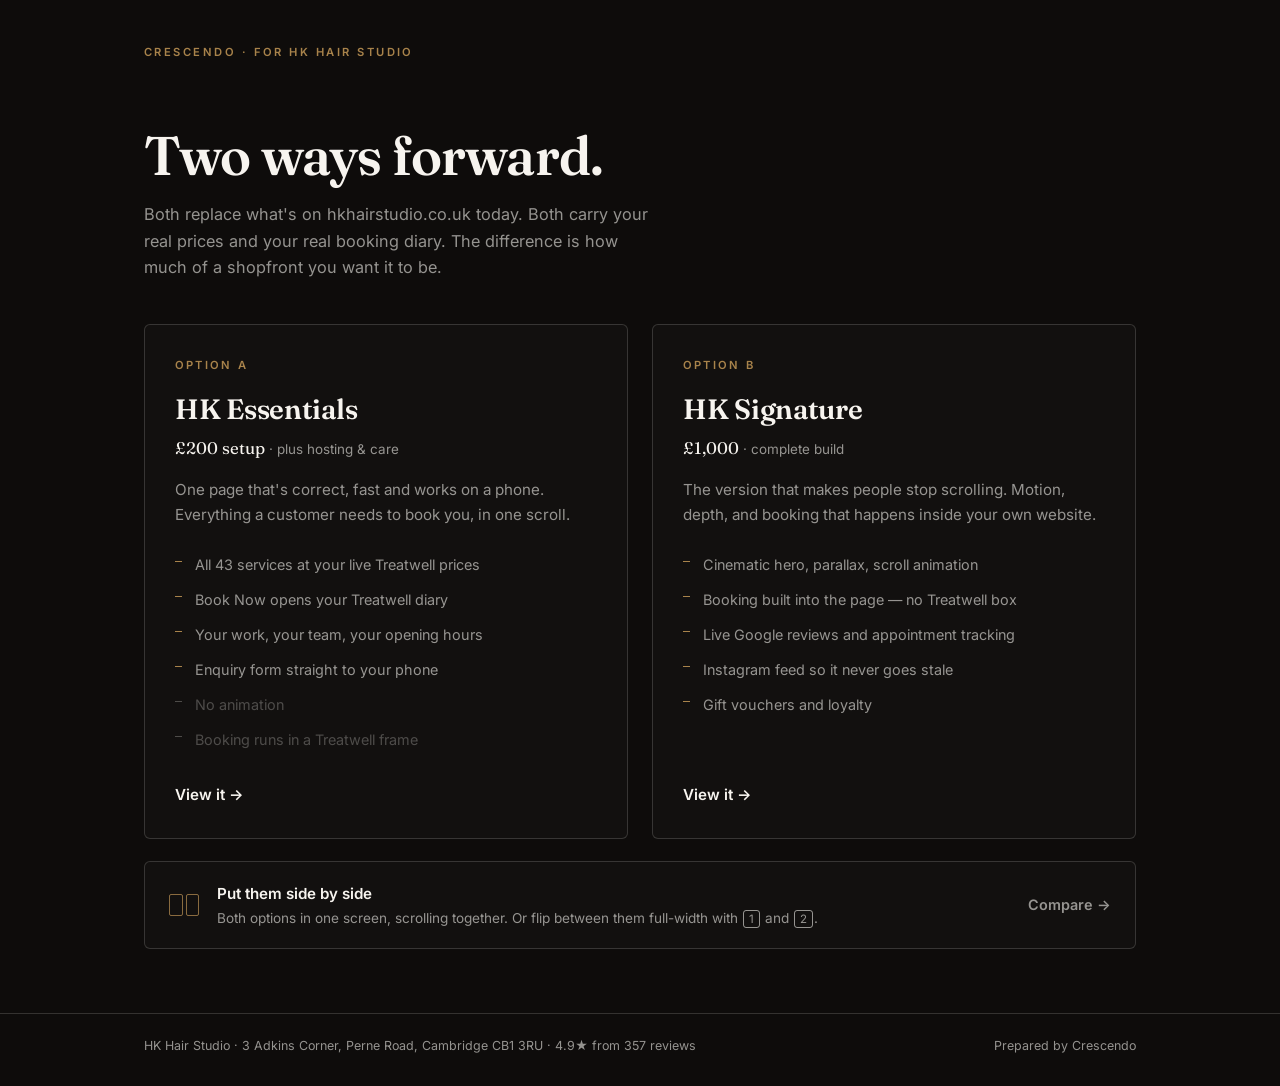
<file: index.html>
<!DOCTYPE html>
<html lang="en">
<head>
<meta charset="utf-8">
<meta name="viewport" content="width=device-width, initial-scale=1">
<title>HK Hair Studio — two options</title>
<meta name="robots" content="noindex, nofollow">
<link rel="preconnect" href="https://fonts.googleapis.com">
<link rel="preconnect" href="https://fonts.gstatic.com" crossorigin>
<link href="https://fonts.googleapis.com/css2?family=Fraunces:opsz,wght@9..144,400;9..144,600&family=Inter:wght@400;500;600&display=swap" rel="stylesheet">
<style>
:root{--ink:#0e0c0b;--paper:#f7f4ef;--line:rgba(247,244,239,.16);--gold:#a8834b;--mute:rgba(247,244,239,.58)}
*{box-sizing:border-box}
body{margin:0;background:var(--ink);color:var(--paper);
  font-family:Inter,-apple-system,BlinkMacSystemFont,sans-serif;line-height:1.6;
  -webkit-font-smoothing:antialiased;min-height:100vh;display:flex;flex-direction:column}
a{color:inherit;text-decoration:none}
.wrap{max-width:1040px;margin:0 auto;padding:0 24px;width:100%}
header{padding:38px 0 0}
.kicker{font-size:.7rem;letter-spacing:.22em;text-transform:uppercase;color:var(--gold);font-weight:600}
main{flex:1;display:flex;align-items:center;padding:48px 0 64px}
h1{font-family:Fraunces,Georgia,serif;font-weight:600;font-size:clamp(2.1rem,5.5vw,3.4rem);
  line-height:1.1;margin:14px 0 16px;letter-spacing:-.015em}
.sub{color:var(--mute);max-width:52ch;margin:0 0 44px;font-size:1.02rem}
.cards{display:grid;gap:20px}
@media(min-width:840px){.cards{grid-template-columns:1fr 1fr;gap:24px}}
.card{border:1px solid var(--line);border-radius:6px;padding:32px 30px 30px;
  display:flex;flex-direction:column;transition:border-color .2s,transform .2s,background .2s;
  background:rgba(247,244,239,.02)}
.card:hover{border-color:var(--gold);transform:translateY(-3px)}
.card.soon{opacity:.72}
.card.soon:hover{transform:none;border-color:var(--line)}
.tier{font-size:.7rem;letter-spacing:.2em;text-transform:uppercase;color:var(--gold);font-weight:600}
.card h2{font-family:Fraunces,serif;font-weight:600;font-size:1.75rem;margin:12px 0 4px;letter-spacing:-.01em}
.price{font-family:Fraunces,serif;font-size:1.05rem;color:var(--paper);margin-bottom:16px}
.price small{color:var(--mute);font-family:Inter,sans-serif;font-size:.84rem;font-weight:400}
.card p{color:var(--mute);font-size:.95rem;margin:0 0 20px}
ul{list-style:none;margin:0 0 26px;padding:0;font-size:.9rem;color:var(--mute)}
li{padding:6px 0 6px 20px;position:relative}
li::before{content:"";position:absolute;left:0;top:14px;width:7px;height:1px;background:var(--gold)}
li.no{opacity:.45}
li.no::before{background:var(--mute)}
.go{margin-top:auto;display:inline-flex;align-items:center;gap:.5em;
  font-weight:600;font-size:.95rem;color:var(--paper)}
.card:hover .go{color:var(--gold)}
.go.dim{color:var(--mute)}
.compare{margin-top:22px;display:flex;align-items:center;gap:18px;
  border:1px solid var(--line);border-radius:6px;padding:20px 24px;
  background:rgba(247,244,239,.02);transition:border-color .2s,background .2s}
.compare:hover{border-color:var(--gold);background:rgba(247,244,239,.04)}
.c-ico{flex:0 0 auto;display:flex;gap:3px;width:30px;height:22px}
.c-ico i{flex:1;border:1px solid var(--gold);border-radius:2px;opacity:.8}
.c-txt{flex:1;min-width:0}
.c-txt b{display:block;font-size:.95rem;font-weight:600;margin-bottom:2px}
.c-txt small{display:block;color:var(--mute);font-size:.85rem;line-height:1.5}
.c-txt kbd{font:inherit;font-size:.72rem;border:1px solid var(--mute);border-radius:3px;
  padding:1px 5px;margin:0 1px}
.c-go{flex:0 0 auto;font-weight:600;font-size:.9rem;color:var(--mute)}
.compare:hover .c-go{color:var(--gold)}
@media(max-width:620px){.compare{flex-wrap:wrap;gap:12px}.c-go{margin-left:48px}}
footer{border-top:1px solid var(--line);padding:22px 0 30px;font-size:.78rem;color:var(--mute)}
.foot-in{display:flex;flex-wrap:wrap;gap:14px;justify-content:space-between}
</style>
</head>
<body>

<header>
  <div class="wrap"><span class="kicker">Crescendo · for HK Hair Studio</span></div>
</header>

<main>
  <div class="wrap">
    <h1>Two ways forward.</h1>
    <p class="sub">Both replace what's on hkhairstudio.co.uk today. Both carry your real prices and your real booking diary. The difference is how much of a shopfront you want it to be.</p>

    <div class="cards">

      <a class="card" href="essentials/">
        <span class="tier">Option A</span>
        <h2>HK Essentials</h2>
        <div class="price">£200 setup <small>· plus hosting &amp; care</small></div>
        <p>One page that's correct, fast and works on a phone. Everything a customer needs to book you, in one scroll.</p>
        <ul>
          <li>All 43 services at your live Treatwell prices</li>
          <li>Book Now opens your Treatwell diary</li>
          <li>Your work, your team, your opening hours</li>
          <li>Enquiry form straight to your phone</li>
          <li class="no">No animation</li>
          <li class="no">Booking runs in a Treatwell frame</li>
        </ul>
        <span class="go">View it &rarr;</span>
      </a>

      <a class="card" href="signature/">
        <span class="tier">Option B</span>
        <h2>HK Signature</h2>
        <div class="price">£1,000 <small>· complete build</small></div>
        <p>The version that makes people stop scrolling. Motion, depth, and booking that happens inside your own website.</p>
        <ul>
          <li>Cinematic hero, parallax, scroll animation</li>
          <li>Booking built into the page — no Treatwell box</li>
          <li>Live Google reviews and appointment tracking</li>
          <li>Instagram feed so it never goes stale</li>
          <li>Gift vouchers and loyalty</li>
        </ul>
        <span class="go">View it &rarr;</span>
      </a>

    </div>

    <a class="compare" href="compare/">
      <span class="c-ico" aria-hidden="true"><i></i><i></i></span>
      <span class="c-txt">
        <b>Put them side by side</b>
        <small>Both options in one screen, scrolling together. Or flip between them full-width with <kbd>1</kbd> and <kbd>2</kbd>.</small>
      </span>
      <span class="c-go">Compare &rarr;</span>
    </a>

  </div>
</main>

<footer>
  <div class="wrap foot-in">
    <span>HK Hair Studio · 3 Adkins Corner, Perne Road, Cambridge CB1 3RU · 4.9★ from 357 reviews</span>
    <span>Prepared by Crescendo</span>
  </div>
</footer>

</body>
</html>
</file>
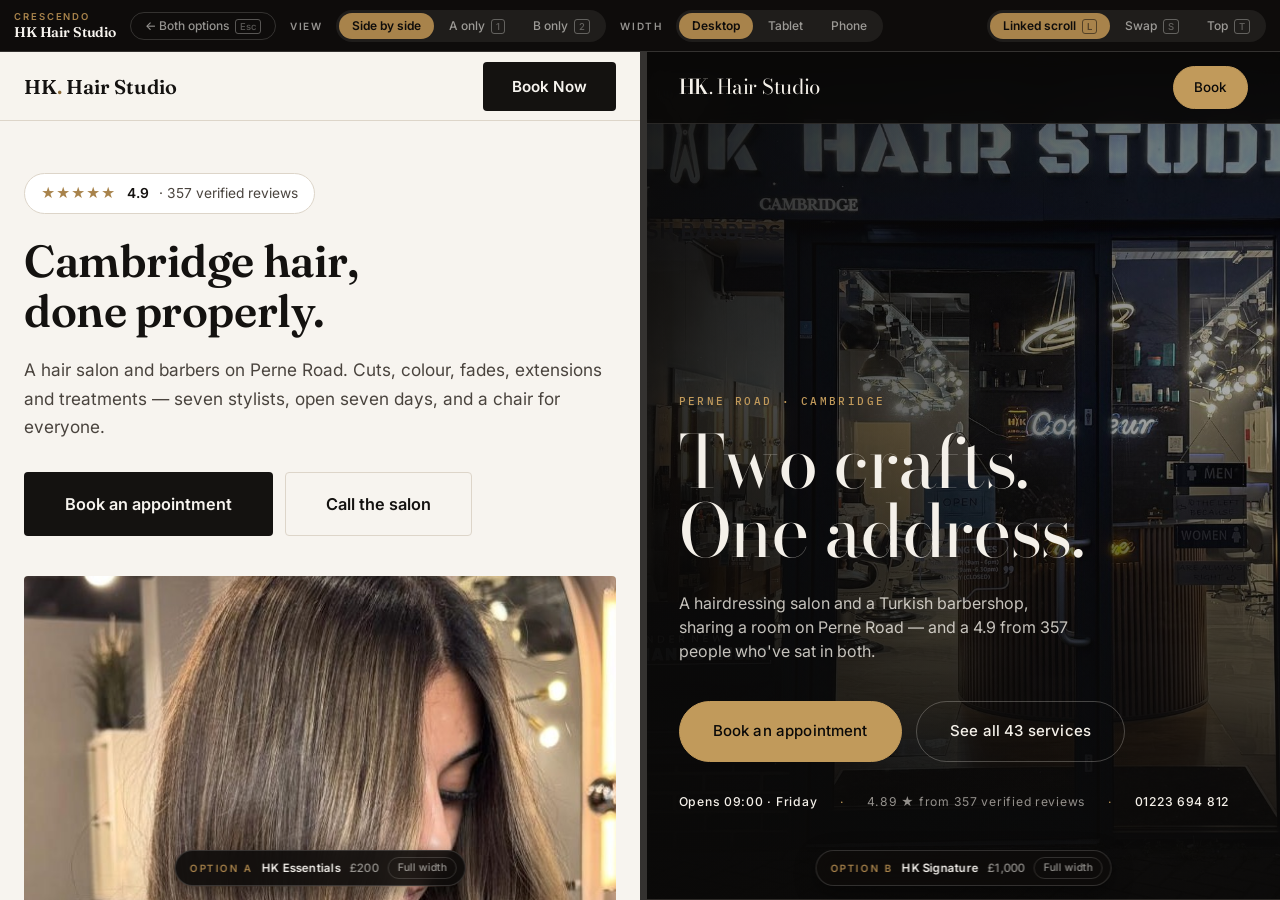
<file: compare/index.html>
<!DOCTYPE html>
<html lang="en">
<head>
<meta charset="utf-8">
<meta name="viewport" content="width=device-width, initial-scale=1">
<title>HK Hair Studio — Option A vs Option B</title>
<meta name="robots" content="noindex, nofollow">
<link rel="preconnect" href="https://fonts.googleapis.com">
<link rel="preconnect" href="https://fonts.gstatic.com" crossorigin>
<link href="https://fonts.googleapis.com/css2?family=Fraunces:opsz,wght@9..144,400;9..144,600&family=Inter:wght@400;500;600&display=swap" rel="stylesheet">
<style>
:root{
  --ink:#0e0c0b; --paper:#f7f4ef; --gold:#a8834b;
  --line:rgba(247,244,239,.16); --mute:rgba(247,244,239,.58);
  --bar:52px; --split:50%;
}
*{box-sizing:border-box}
html,body{height:100%}
body{margin:0;background:var(--ink);color:var(--paper);overflow:hidden;
  font-family:Inter,-apple-system,BlinkMacSystemFont,sans-serif;
  font-size:13px;-webkit-font-smoothing:antialiased}

/* ---------- top bar ---------- */
.bar{height:var(--bar);display:flex;align-items:center;gap:14px;
  padding:0 14px;border-bottom:1px solid var(--line);
  background:var(--ink);position:relative;z-index:20}
.bar .brand{font-family:Fraunces,Georgia,serif;font-weight:600;font-size:14px;
  letter-spacing:-.01em;white-space:nowrap}
.bar .brand span{color:var(--gold);font-family:Inter,sans-serif;font-size:9.5px;
  letter-spacing:.2em;text-transform:uppercase;display:block;font-weight:600;margin-bottom:1px}
.spacer{flex:1}
.grp{display:flex;align-items:center;gap:2px;background:rgba(247,244,239,.07);
  border-radius:100px;padding:3px}
.grp button,.bar>a.btn{
  appearance:none;border:0;background:transparent;color:var(--mute);
  font:500 12px/1 Inter,sans-serif;padding:7px 13px;border-radius:100px;
  cursor:pointer;text-decoration:none;white-space:nowrap;transition:color .15s,background .15s}
.grp button:hover,.bar>a.btn:hover{color:var(--paper)}
.grp button[aria-pressed="true"]{background:var(--gold);color:var(--ink);font-weight:600}
.bar>a.btn{border:1px solid var(--line);padding:7px 14px}
.lbl{font-size:10px;letter-spacing:.16em;text-transform:uppercase;color:var(--mute);
  font-weight:600;white-space:nowrap}
kbd{font:inherit;font-size:9.5px;opacity:.55;border:1px solid currentColor;
  border-radius:3px;padding:1px 4px;margin-left:6px;line-height:1}

/* ---------- split ---------- */
.stage{position:absolute;inset:var(--bar) 0 0 0;display:flex;align-items:stretch}
.pane{position:relative;overflow:hidden;background:#100e0d;
  display:flex;flex-direction:column;min-width:0}
.pane.a{width:var(--split)}
.pane.b{flex:1}
body[data-solo="a"] .pane.a{width:100%}
body[data-solo="a"] .pane.b,body[data-solo="a"] .grip{display:none}
body[data-solo="b"] .pane.a,body[data-solo="b"] .grip{display:none}

/* Bottom, not top — the Essentials page has a sticky header and the two collided.
   The tier switcher that normally sits down here is hidden inside the frame. */
.tag{position:absolute;bottom:14px;left:50%;transform:translateX(-50%);z-index:6;
  display:flex;align-items:center;gap:9px;
  background:rgba(14,12,11,.9);border:1px solid var(--line);
  -webkit-backdrop-filter:blur(10px);backdrop-filter:blur(10px);
  border-radius:100px;padding:6px 8px 6px 14px;
  font-size:11.5px;font-weight:600;letter-spacing:.02em;white-space:nowrap;
  box-shadow:0 6px 22px rgba(0,0,0,.4)}
.tag em{font-style:normal;color:var(--gold);font-size:10px;letter-spacing:.16em;text-transform:uppercase}
.tag b{font-weight:600}
.tag .price{color:var(--mute);font-weight:500}
.tag button{appearance:none;border:1px solid var(--line);background:transparent;
  color:var(--mute);font:500 10.5px/1 Inter,sans-serif;padding:5px 9px;
  border-radius:100px;cursor:pointer}
.tag button:hover{color:var(--paper);border-color:var(--gold)}

.frameWrap{flex:1;position:relative;overflow:hidden;display:flex;justify-content:center;
  background:#100e0d;padding-top:0}
iframe{border:0;width:100%;height:100%;background:var(--paper);display:block;
  transition:max-width .22s ease}
body[data-w="phone"]  iframe{max-width:390px;box-shadow:0 0 0 1px var(--line)}
body[data-w="tablet"] iframe{max-width:834px;box-shadow:0 0 0 1px var(--line)}

.grip{width:7px;flex:0 0 7px;cursor:col-resize;background:var(--line);
  position:relative;z-index:10;transition:background .15s}
.grip:hover,.grip.drag{background:var(--gold)}
.grip::after{content:"";position:absolute;inset:0 -7px}

/* ---------- notices ---------- */
.note{position:absolute;left:50%;bottom:18px;transform:translateX(-50%);z-index:30;
  max-width:min(680px,calc(100vw - 32px));
  background:rgba(14,12,11,.95);border:1px solid var(--gold);border-radius:6px;
  padding:14px 18px;font-size:12px;line-height:1.55;color:var(--mute);
  box-shadow:0 12px 40px rgba(0,0,0,.5)}
.note b{color:var(--paper)}
.note code{font-family:ui-monospace,SFMono-Regular,Menlo,monospace;font-size:11.5px;
  background:rgba(247,244,239,.09);padding:2px 6px;border-radius:3px;color:var(--paper)}
.note button{appearance:none;border:0;background:transparent;color:var(--gold);
  font:600 11.5px/1 Inter,sans-serif;cursor:pointer;padding:0;margin-left:10px}
.note[hidden]{display:none}

@media(max-width:900px){
  .bar{gap:9px;padding:0 10px;overflow-x:auto}
  .bar .brand{display:none}
  .lbl{display:none}
  kbd{display:none}
}
/* Below this the split is useless — stack and let them solo instead. */
@media(max-width:620px){
  .stage{flex-direction:column}
  .pane.a{width:100%;height:50%}
  .pane.b{height:50%}
  .grip{width:100%;flex:0 0 7px;height:7px;cursor:row-resize}
}
</style>
</head>
<body data-w="desktop">

<div class="bar">
  <div class="brand"><span>Crescendo</span>HK Hair Studio</div>

  <a class="btn" href="../">&larr; Both options<kbd>Esc</kbd></a>

  <span class="lbl">View</span>
  <div class="grp" id="soloGrp">
    <button data-solo="split" aria-pressed="true">Side by side</button>
    <button data-solo="a" aria-pressed="false">A only<kbd>1</kbd></button>
    <button data-solo="b" aria-pressed="false">B only<kbd>2</kbd></button>
  </div>

  <span class="lbl">Width</span>
  <div class="grp" id="widthGrp">
    <button data-w="desktop" aria-pressed="true">Desktop</button>
    <button data-w="tablet"  aria-pressed="false">Tablet</button>
    <button data-w="phone"   aria-pressed="false">Phone</button>
  </div>

  <div class="spacer"></div>

  <div class="grp">
    <button id="syncBtn" aria-pressed="true" title="Scroll both together">Linked scroll<kbd>L</kbd></button>
    <button id="swapBtn" aria-pressed="false" title="Swap which side is which">Swap<kbd>S</kbd></button>
    <button id="topBtn" title="Send both back to the top">Top<kbd>T</kbd></button>
  </div>
</div>

<div class="stage">
  <div class="pane a">
    <div class="tag">
      <em>Option A</em><b>HK Essentials</b><span class="price">£200</span>
      <button data-solo-btn="a">Full width</button>
    </div>
    <div class="frameWrap"><iframe id="fA" src="../essentials/" title="Option A — HK Essentials"></iframe></div>
  </div>

  <div class="grip" id="grip" role="separator" aria-orientation="vertical" tabindex="0"
       aria-label="Drag to resize the two panes"></div>

  <div class="pane b">
    <div class="tag">
      <em>Option B</em><b>HK Signature</b><span class="price">£1,000</span>
      <button data-solo-btn="b">Full width</button>
    </div>
    <div class="frameWrap"><iframe id="fB" src="../signature/" title="Option B — HK Signature"></iframe></div>
  </div>
</div>

<div class="note" id="fileNote" hidden>
  <b>Linked scrolling is off because this page was opened as a file.</b><br>
  Browsers won't let a <code>file://</code> page talk to what's inside its frames. Everything
  else works. To get linked scrolling, serve the folder instead —
  <code>cd site &amp;&amp; python3 -m http.server 8000</code> then open
  <code>localhost:8000/compare/</code>. On the published GitHub Pages URL it just works.
  <button onclick="this.parentNode.hidden=true">Dismiss</button>
</div>

<script>
(function () {
  'use strict';

  var body   = document.body;
  var fA     = document.getElementById('fA');
  var fB     = document.getElementById('fB');
  var grip   = document.getElementById('grip');
  var stage  = document.querySelector('.stage');
  var linked = true;
  var swapped = false;

  /* ---------------- view mode (split / solo) ---------------- */
  function setSolo(mode) {
    if (mode === 'split') body.removeAttribute('data-solo');
    else body.setAttribute('data-solo', mode);
    document.querySelectorAll('#soloGrp button').forEach(function (b) {
      b.setAttribute('aria-pressed', String(b.dataset.solo === mode));
    });
  }
  document.getElementById('soloGrp').addEventListener('click', function (e) {
    var b = e.target.closest('button'); if (b) setSolo(b.dataset.solo);
  });
  document.querySelectorAll('[data-solo-btn]').forEach(function (b) {
    b.addEventListener('click', function () {
      // Second press on the same side goes back to the split.
      setSolo(body.dataset.solo === b.dataset.soloBtn ? 'split' : b.dataset.soloBtn);
    });
  });

  /* ---------------- width preset ---------------- */
  document.getElementById('widthGrp').addEventListener('click', function (e) {
    var b = e.target.closest('button'); if (!b) return;
    body.dataset.w = b.dataset.w;
    document.querySelectorAll('#widthGrp button').forEach(function (x) {
      x.setAttribute('aria-pressed', String(x.dataset.w === b.dataset.w));
    });
  });

  /* ---------------- swap sides ---------------- */
  var swapBtn = document.getElementById('swapBtn');
  swapBtn.addEventListener('click', function () {
    swapped = !swapped;
    var a = fA.getAttribute('src'), b = fB.getAttribute('src');
    fA.setAttribute('src', b); fB.setAttribute('src', a);

    var tags = document.querySelectorAll('.tag');
    var t0 = tags[0].innerHTML, t1 = tags[1].innerHTML;
    tags[0].innerHTML = t1; tags[1].innerHTML = t0;
    // innerHTML swap drops the listeners, so rebind.
    document.querySelectorAll('[data-solo-btn]').forEach(function (btn) {
      btn.addEventListener('click', function () {
        setSolo(body.dataset.solo === btn.dataset.soloBtn ? 'split' : btn.dataset.soloBtn);
      });
    });
    swapBtn.setAttribute('aria-pressed', String(swapped));
    wire();
  });

  /* ---------------- draggable divider ---------------- */
  var dragging = false;
  function moveTo(clientX, clientY) {
    var r = stage.getBoundingClientRect();
    var pct;
    if (window.matchMedia('(max-width:620px)').matches) {
      pct = ((clientY - r.top) / r.height) * 100;
    } else {
      pct = ((clientX - r.left) / r.width) * 100;
    }
    pct = Math.max(15, Math.min(85, pct));
    document.documentElement.style.setProperty('--split', pct + '%');
  }
  grip.addEventListener('pointerdown', function (e) {
    dragging = true; grip.classList.add('drag');
    grip.setPointerCapture(e.pointerId);
    // Frames swallow pointer events mid-drag otherwise.
    document.querySelectorAll('iframe').forEach(function (f) { f.style.pointerEvents = 'none'; });
  });
  grip.addEventListener('pointermove', function (e) { if (dragging) moveTo(e.clientX, e.clientY); });
  function endDrag() {
    if (!dragging) return;
    dragging = false; grip.classList.remove('drag');
    document.querySelectorAll('iframe').forEach(function (f) { f.style.pointerEvents = ''; });
  }
  grip.addEventListener('pointerup', endDrag);
  grip.addEventListener('pointercancel', endDrag);
  grip.addEventListener('keydown', function (e) {
    var cur = parseFloat(getComputedStyle(document.documentElement).getPropertyValue('--split')) || 50;
    if (e.key === 'ArrowLeft')  { document.documentElement.style.setProperty('--split', Math.max(15, cur - 2) + '%'); e.preventDefault(); }
    if (e.key === 'ArrowRight') { document.documentElement.style.setProperty('--split', Math.min(85, cur + 2) + '%'); e.preventDefault(); }
  });

  /* ---------------- linked scrolling ----------------
     The two pages are different lengths, so matching pixels would drift.
     Match the fraction scrolled instead — at 40% down A you are 40% down B. */
  var busy = false;
  var bound = [];

  function docOf(frame) {
    try { return frame.contentDocument || frame.contentWindow.document; }
    catch (e) { return null; }
  }

  function fractionOf(win, doc) {
    var max = doc.documentElement.scrollHeight - win.innerHeight;
    return max > 0 ? win.scrollY / max : 0;
  }

  function applyFraction(win, doc, f) {
    var max = doc.documentElement.scrollHeight - win.innerHeight;
    if (max > 0) win.scrollTo({ top: max * f, behavior: 'instant' });
  }

  function unwire() {
    bound.forEach(function (b) {
      try { b.win.removeEventListener('scroll', b.fn); } catch (e) {}
    });
    bound = [];
  }

  function wire() {
    unwire();
    var pairs = [[fA, fB], [fB, fA]];
    var ok = true;

    pairs.forEach(function (p) {
      var srcFrame = p[0], dstFrame = p[1];
      var sDoc = docOf(srcFrame);
      if (!sDoc) { ok = false; return; }
      var sWin = srcFrame.contentWindow;

      var fn = function () {
        if (!linked || busy) return;
        var dDoc = docOf(dstFrame);
        if (!dDoc) return;
        busy = true;
        applyFraction(dstFrame.contentWindow, dDoc, fractionOf(sWin, sDoc));
        requestAnimationFrame(function () { busy = false; });
      };
      sWin.addEventListener('scroll', fn, { passive: true });
      bound.push({ win: sWin, fn: fn });
    });

    document.getElementById('fileNote').hidden = ok;
    if (!ok) { linked = false; syncBtn.setAttribute('aria-pressed', 'false'); }
  }

  [fA, fB].forEach(function (f) { f.addEventListener('load', wire); });

  var syncBtn = document.getElementById('syncBtn');
  syncBtn.addEventListener('click', function () {
    linked = !linked;
    syncBtn.setAttribute('aria-pressed', String(linked));
  });

  document.getElementById('topBtn').addEventListener('click', function () {
    [fA, fB].forEach(function (f) {
      var d = docOf(f);
      if (d) f.contentWindow.scrollTo({ top: 0, behavior: 'instant' });
    });
  });

  /* ---------------- keyboard ---------------- */
  document.addEventListener('keydown', function (e) {
    if (e.metaKey || e.ctrlKey || e.altKey) return;
    var t = e.target;
    if (t && (/^(INPUT|TEXTAREA|SELECT)$/.test(t.tagName) || t.isContentEditable)) return;

    switch (String(e.key).toLowerCase()) {
      case '1': setSolo('a'); break;
      case '2': setSolo('b'); break;
      case '3': case 'd': setSolo('split'); break;
      case 'l': syncBtn.click(); break;
      case 's': swapBtn.click(); break;
      case 't': document.getElementById('topBtn').click(); break;
      case 'escape': case '0': window.location.href = '../'; break;
      default: return;
    }
    e.preventDefault();
  });
})();
</script>

</body>
</html>
</file>
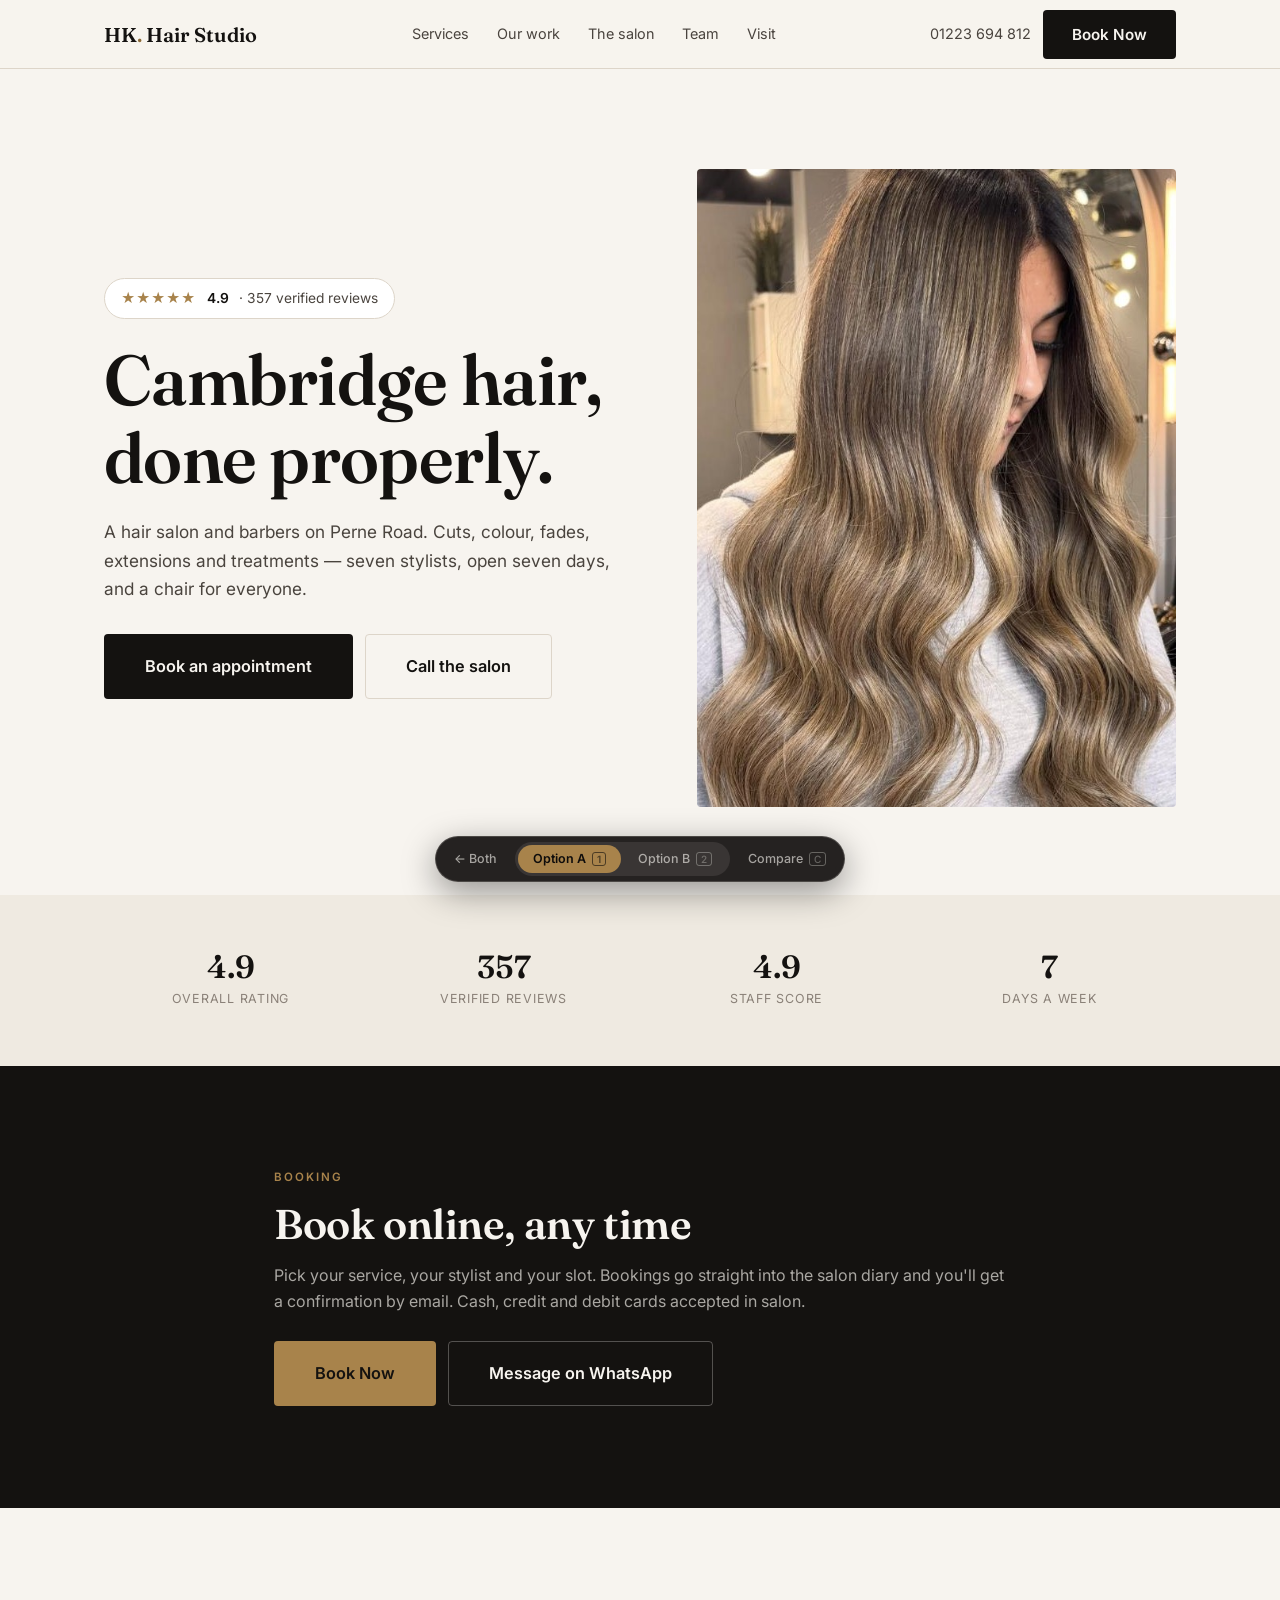
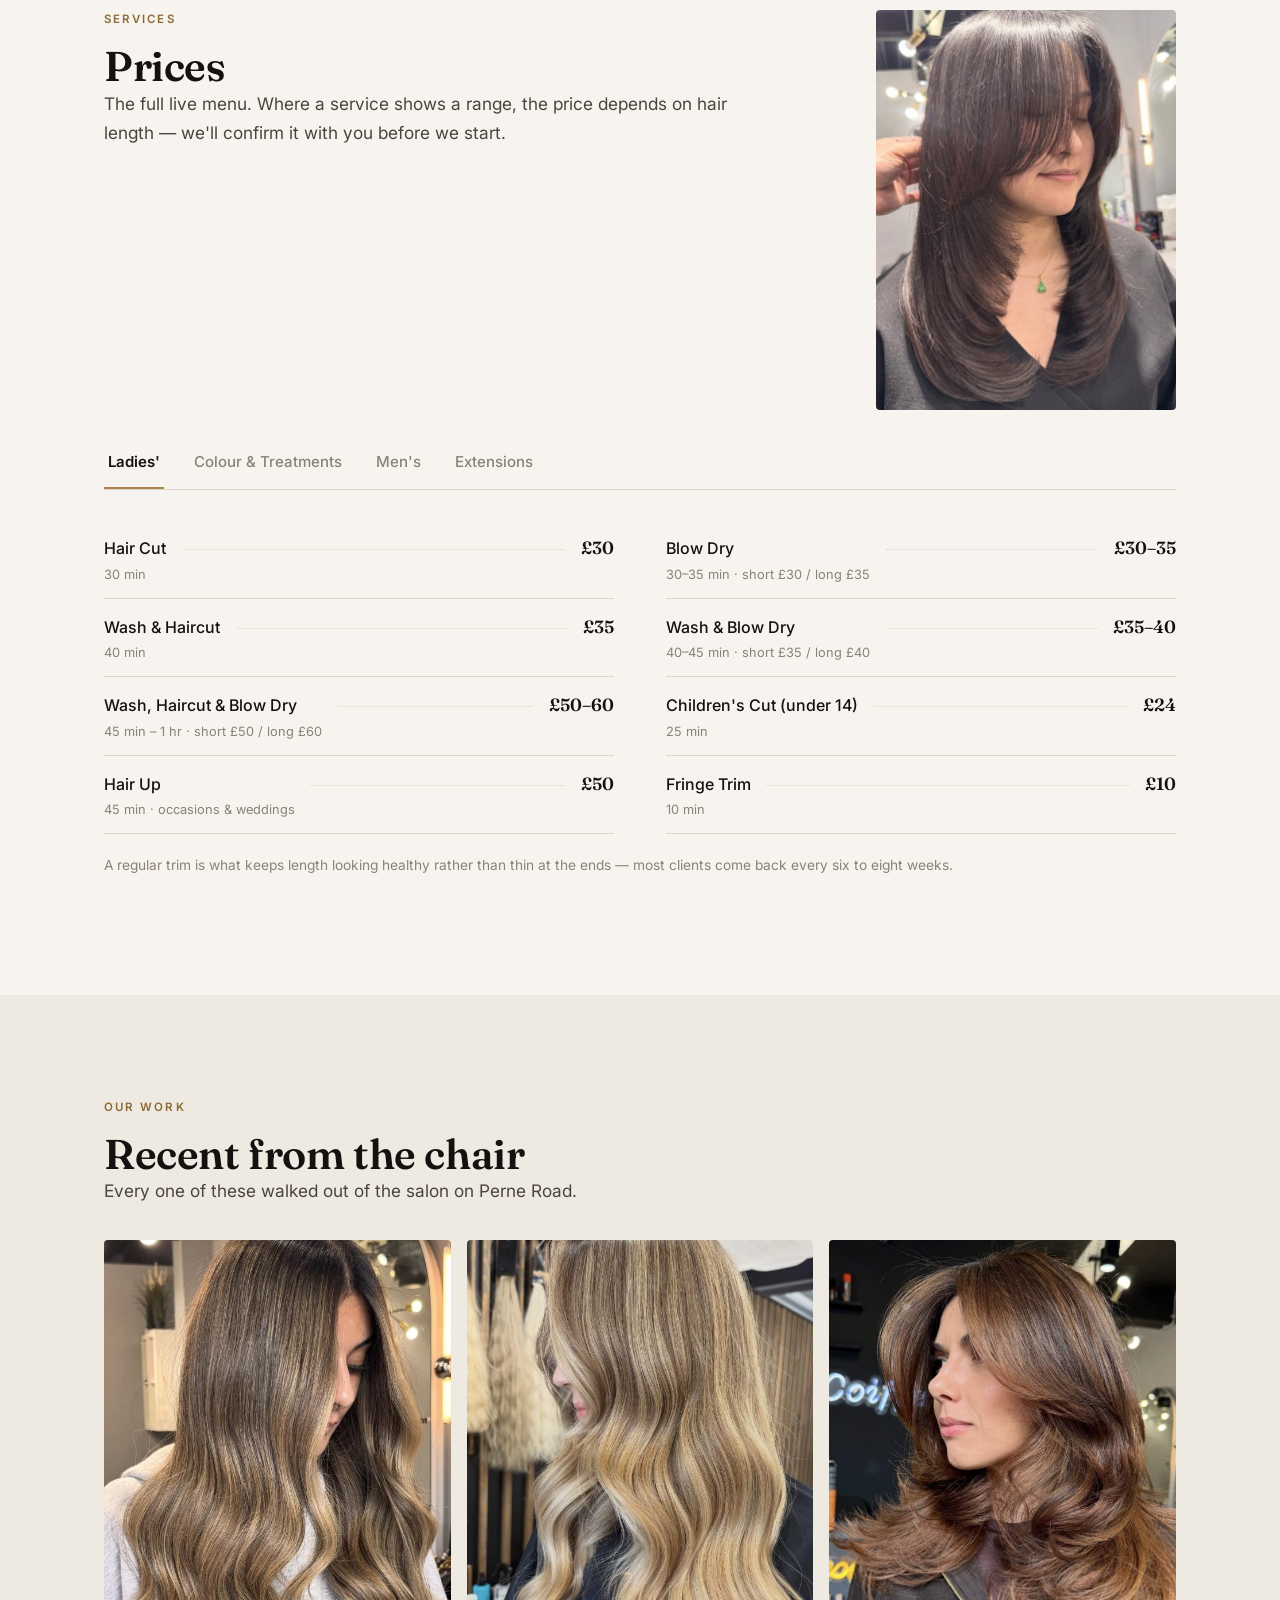
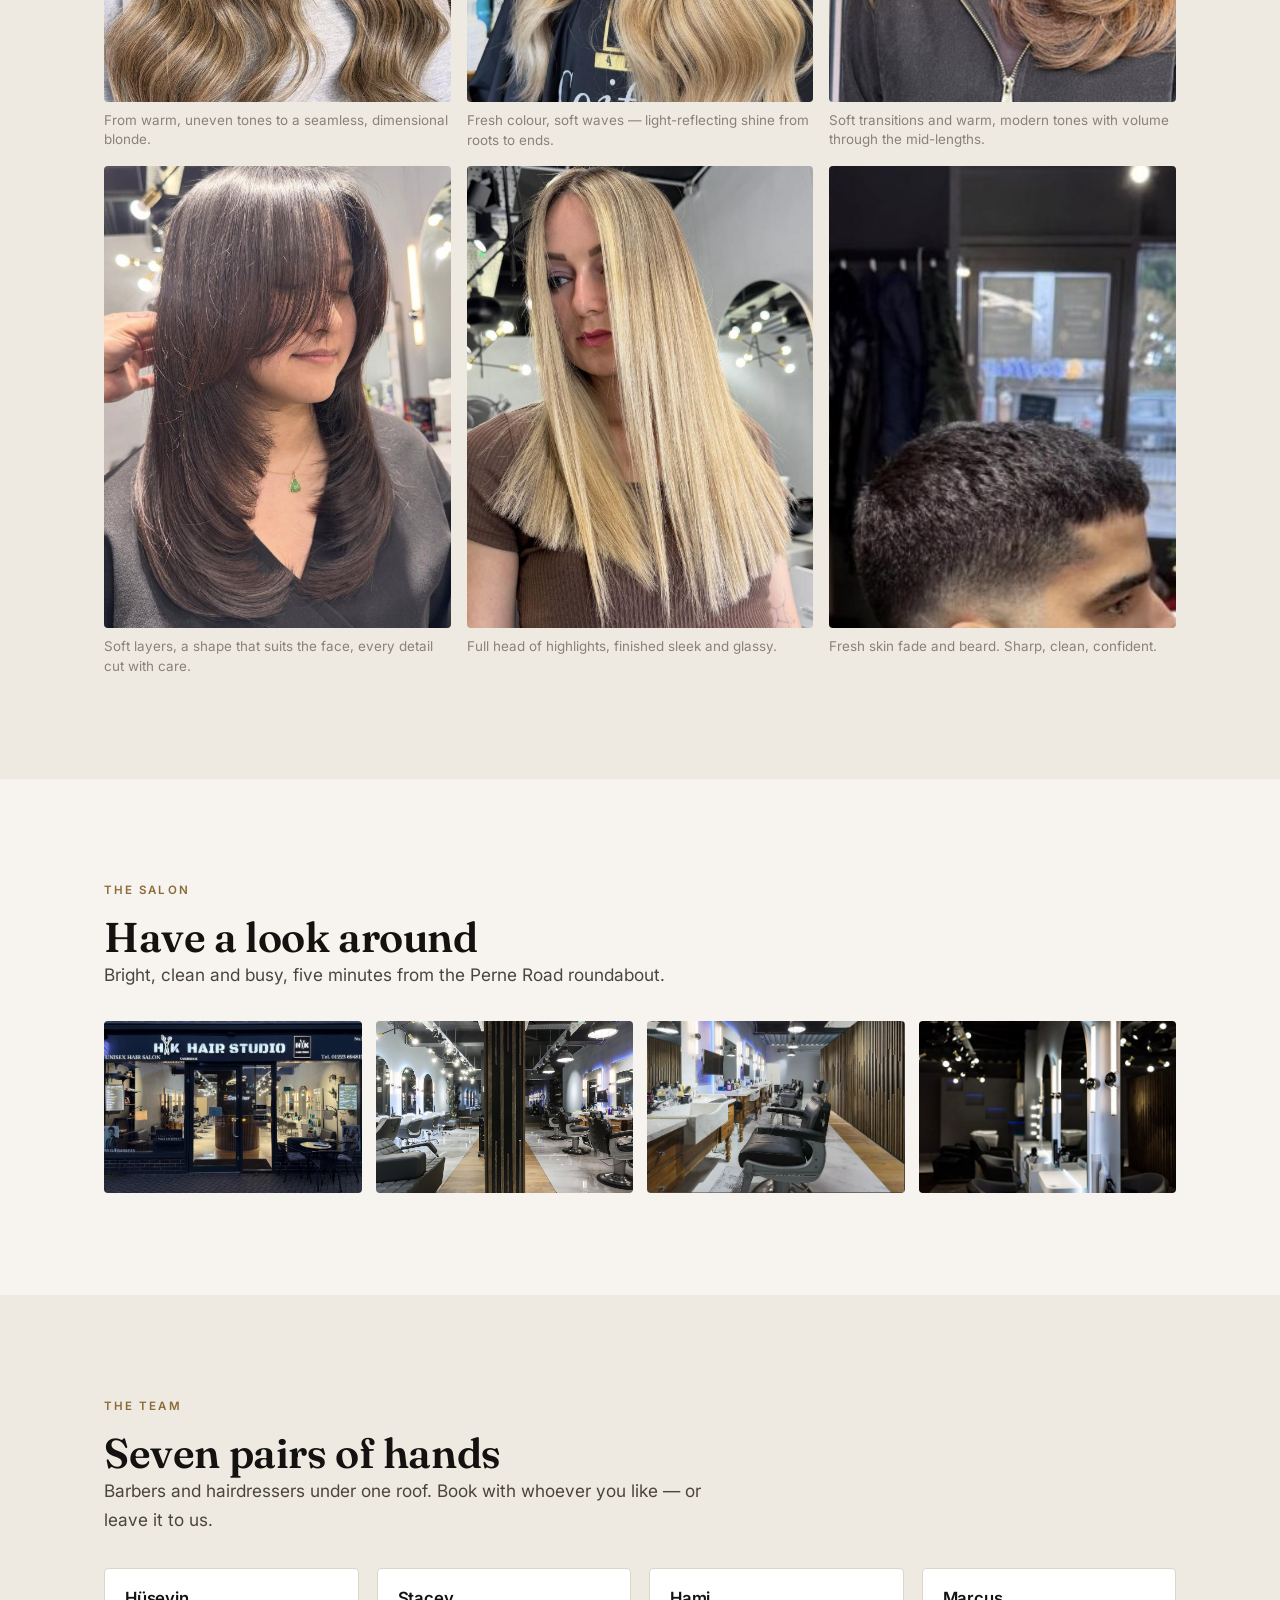
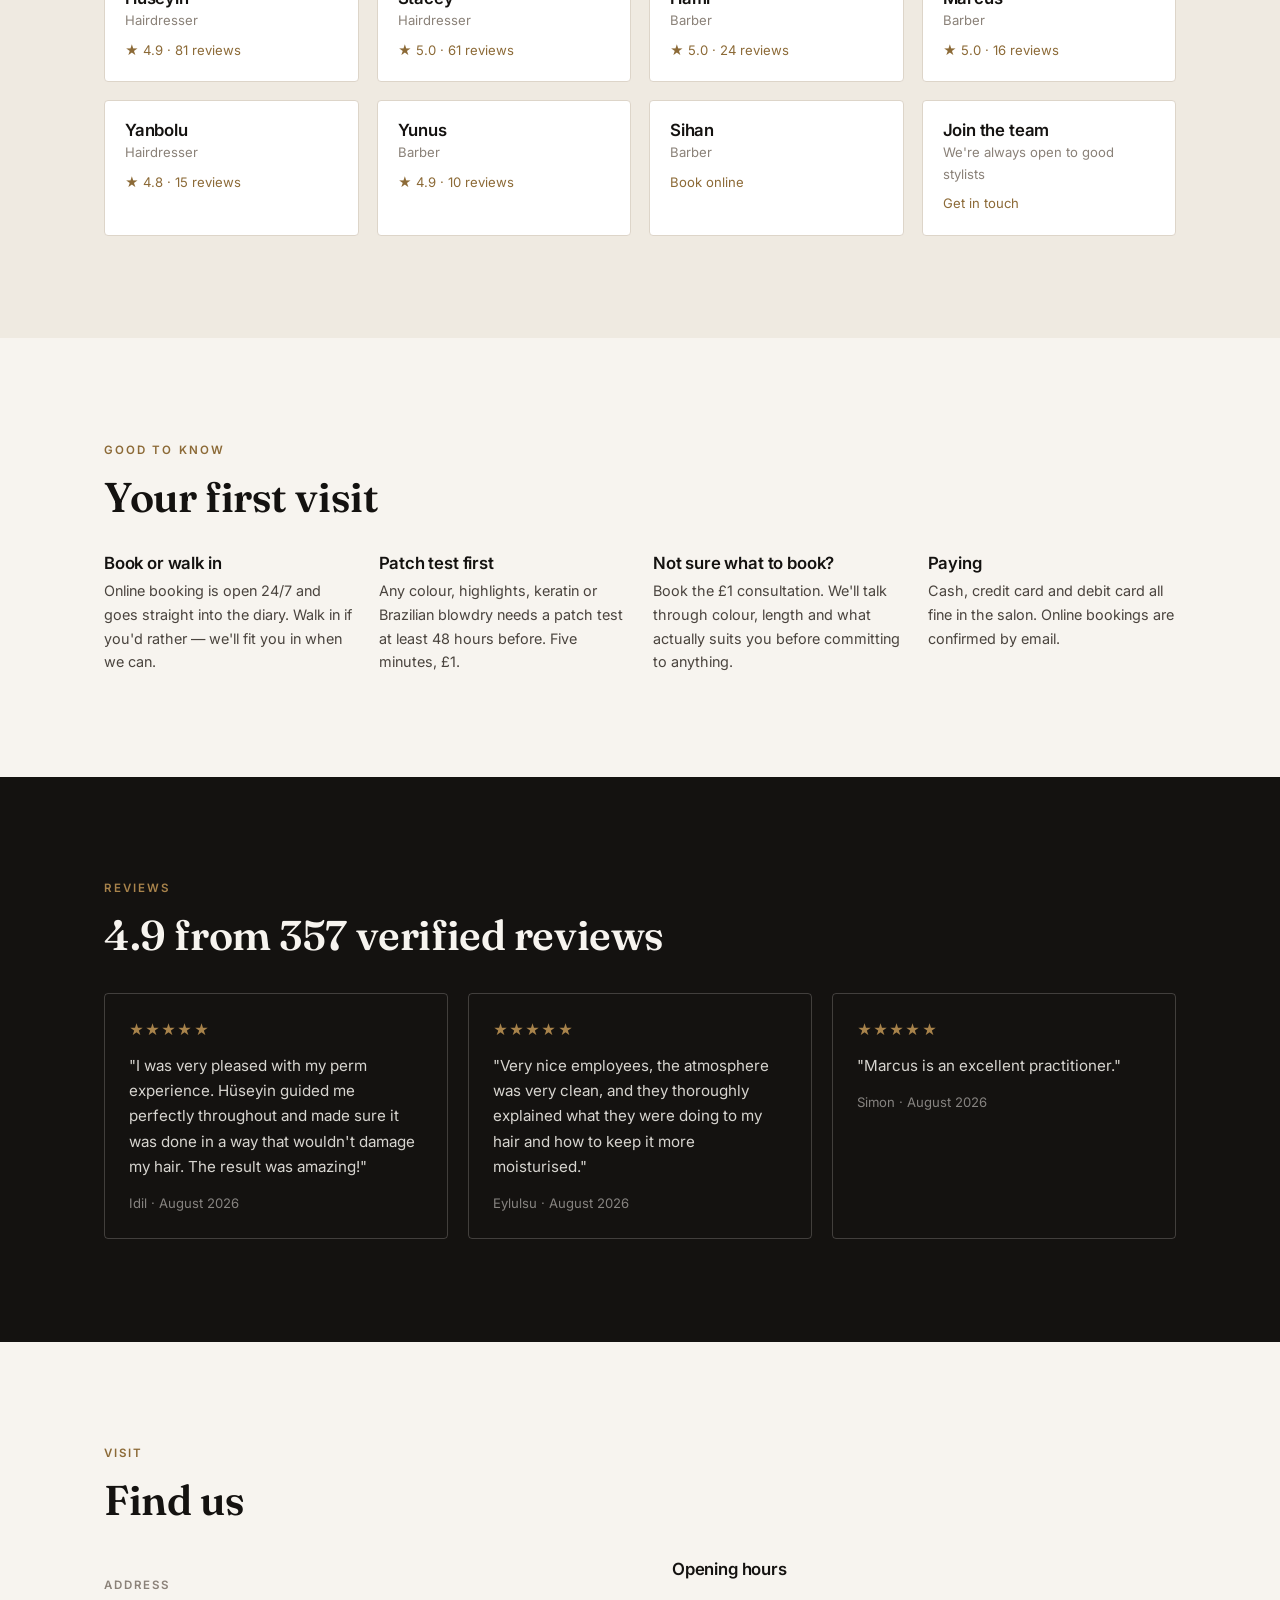
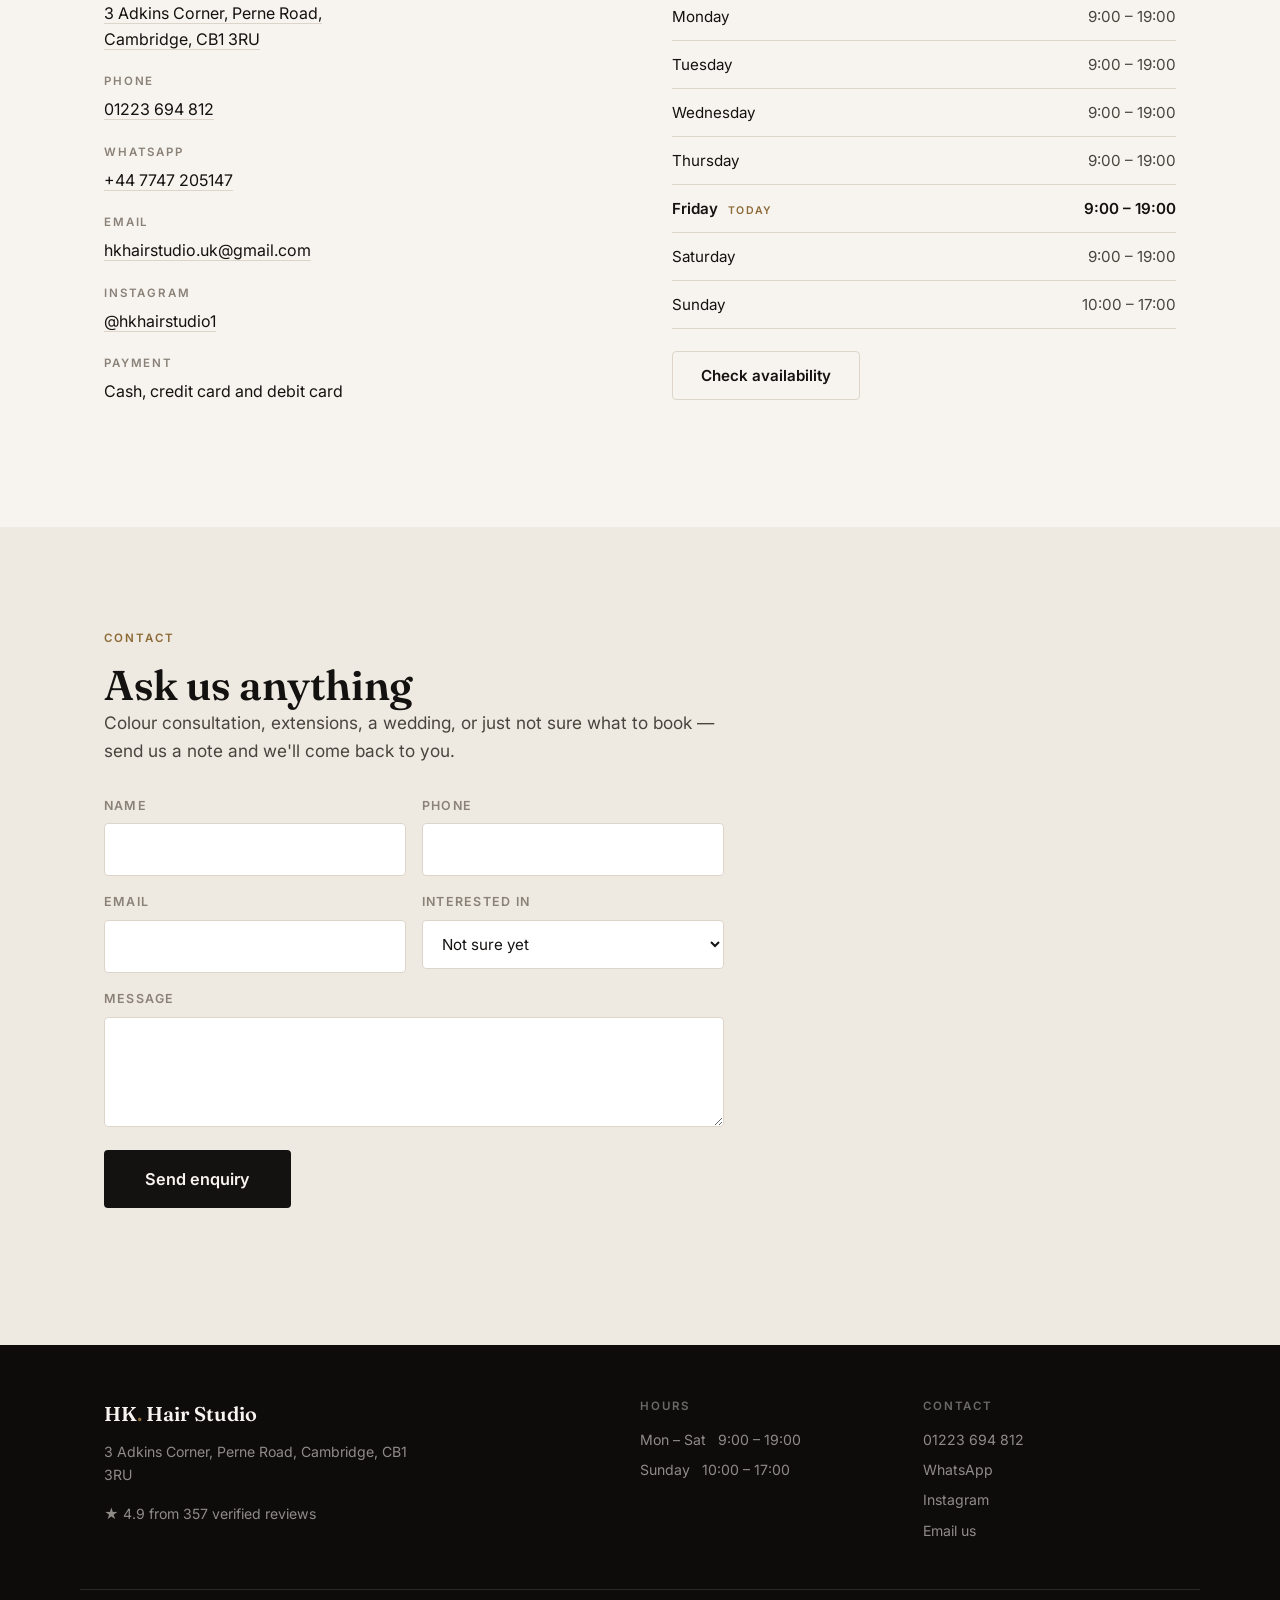
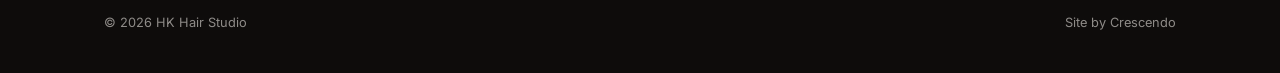
<file: essentials/index.html>
<!DOCTYPE html>
<html lang="en">
<head>
<meta charset="utf-8">
<meta name="viewport" content="width=device-width, initial-scale=1">
<title>HK Hair Studio — Hair Salon &amp; Barbers in Cambridge</title>
<meta name="description" content="HK Hair Studio, 3 Adkins Corner, Perne Road, Cambridge CB1 3RU. Cuts, colour, fades, extensions and treatments. 4.9★ from 357 verified reviews. Book online 24/7.">
<meta property="og:title" content="HK Hair Studio — Cambridge">
<meta property="og:description" content="Hair salon and barbers on Perne Road, Cambridge. 4.9★ from 357 verified reviews.">
<meta property="og:type" content="website">
<!-- Demo, not the salon's live site — nothing is signed. Keep this noindex until it
     is actually theirs, or Google may index it as a second HK Hair Studio site and
     confuse people searching for the real one. DELETE THIS LINE ON GO-LIVE. -->
<meta name="robots" content="noindex, nofollow">
<link rel="preconnect" href="https://fonts.googleapis.com">
<link rel="preconnect" href="https://fonts.gstatic.com" crossorigin>
<link href="https://fonts.googleapis.com/css2?family=Fraunces:opsz,wght@9..144,400;9..144,600&family=Inter:wght@400;500;600&display=swap" rel="stylesheet">
<link rel="stylesheet" href="../assets/switch.css">

<script>
/* ============================================================
   CONFIG — the only block you need to edit.
   Venue ID 462045, confirmed from the live Treatwell widget.
   ============================================================ */
const CONFIG = {
  TREATWELL_WIDGET_URL:  "https://widget.treatwell.co.uk/place/hk-hair-studio/",
  TREATWELL_PROFILE_URL: "https://www.treatwell.co.uk/place/hk-hair-studio/",
  SUPABASE_URL:      "",
  SUPABASE_ANON_KEY: "",
  SUPABASE_TABLE:    "enquiries",
  PHONE:     "01223694812",
  PHONE_FMT: "01223 694 812",
  WHATSAPP:  "447747205147",
  EMAIL:     "hkhairstudio.uk@gmail.com",
  INSTAGRAM: "https://www.instagram.com/hkhairstudio1",
  MAPS:      "https://maps.google.com/?q=HK+Hair+Studio,+3+Adkins+Corner,+Perne+Road,+Cambridge+CB1+3RU"
};
</script>

<style>
:root{
  --ink:#141210; --ink-2:#4a443e; --ink-3:#8a8178;
  --paper:#f7f4ef; --paper-2:#efeae1; --line:#ddd5c9;
  --gold:#a8834b; --gold-dk:#8c6a37; --white:#fff;
  --r:4px; --wrap:1120px;
}
*{box-sizing:border-box}
html{scroll-behavior:smooth}
body{margin:0;background:var(--paper);color:var(--ink);
  font-family:Inter,-apple-system,BlinkMacSystemFont,"Segoe UI",sans-serif;
  font-size:16px;line-height:1.65;-webkit-font-smoothing:antialiased}
img{max-width:100%;display:block}
a{color:inherit}
h1,h2,h3{font-family:Fraunces,Georgia,serif;font-weight:600;line-height:1.12;margin:0;letter-spacing:-.01em}
h1{font-size:clamp(2.4rem,7vw,4.4rem)}
h2{font-size:clamp(1.75rem,4vw,2.6rem)}
h3{font-size:1.05rem;font-family:Inter,sans-serif;font-weight:600}
p{margin:0 0 1rem}
.wrap{max-width:var(--wrap);margin:0 auto;padding:0 24px}
section{padding:clamp(56px,8vw,104px) 0}
.eyebrow{font-size:.72rem;letter-spacing:.18em;text-transform:uppercase;color:var(--gold-dk);font-weight:600;margin:0 0 14px}
.lead{font-size:1.08rem;color:var(--ink-2);max-width:58ch}

.btn{display:inline-flex;align-items:center;justify-content:center;gap:.55em;
  padding:14px 28px;border-radius:var(--r);border:1px solid transparent;
  font-size:.95rem;font-weight:600;text-decoration:none;cursor:pointer;
  transition:background .18s,color .18s,border-color .18s;font-family:inherit}
.btn-primary{background:var(--ink);color:var(--paper)}
.btn-primary:hover{background:var(--gold-dk)}
.btn-ghost{background:transparent;color:var(--ink);border-color:var(--line)}
.btn-ghost:hover{border-color:var(--ink)}
.btn-lg{padding:18px 40px;font-size:1.02rem}

header{position:sticky;top:0;z-index:60;background:rgba(247,244,239,.94);
  backdrop-filter:saturate(160%) blur(10px);border-bottom:1px solid var(--line)}
.nav{display:flex;align-items:center;justify-content:space-between;height:68px}
.brand{font-family:Fraunces,serif;font-weight:600;font-size:1.25rem;text-decoration:none}
.brand span{color:var(--gold-dk)}
.nav-links{display:none;gap:28px;font-size:.9rem}
.nav-links a{text-decoration:none;color:var(--ink-2)}
.nav-links a:hover{color:var(--ink)}
.nav-cta{display:flex;align-items:center;gap:12px}
.nav-tel{display:none;font-size:.9rem;text-decoration:none;color:var(--ink-2)}
@media(min-width:960px){.nav-links{display:flex}.nav-tel{display:inline}}

.hero{padding:clamp(52px,8vw,100px) 0 clamp(48px,7vw,88px)}
.hero-grid{display:grid;gap:40px;align-items:center}
@media(min-width:960px){.hero-grid{grid-template-columns:1.05fr .95fr;gap:64px}}
.hero h1{margin-bottom:20px}
.hero .lead{margin-bottom:30px}
.hero-btns{display:flex;flex-wrap:wrap;gap:12px}
.hero-img{aspect-ratio:3/4;object-fit:cover;border-radius:var(--r);width:100%}
.stars{display:inline-flex;align-items:center;gap:10px;margin-bottom:22px;
  padding:8px 16px;background:var(--white);border:1px solid var(--line);
  border-radius:100px;font-size:.86rem;color:var(--ink-2)}
.stars b{color:var(--ink);font-weight:600}
.stars .s{color:var(--gold);letter-spacing:.08em}

.trust{background:var(--paper-2);padding:clamp(36px,5vw,56px) 0}
.trust-grid{display:grid;gap:20px;grid-template-columns:repeat(2,1fr);text-align:center}
@media(min-width:760px){.trust-grid{grid-template-columns:repeat(4,1fr)}}
.trust-n{font-family:Fraunces,serif;font-size:2rem;font-weight:600;line-height:1}
.trust-l{font-size:.78rem;color:var(--ink-3);letter-spacing:.06em;text-transform:uppercase;margin-top:6px}

#book{background:var(--ink);color:var(--paper)}
#book .eyebrow{color:var(--gold)}
#book h2{color:var(--paper);margin-bottom:14px}
#book p{color:rgba(247,244,239,.66)}
.book-inner{max-width:780px}
.book-actions{display:flex;flex-wrap:wrap;gap:12px;margin-top:26px}
#book .btn-primary{background:var(--gold);color:var(--ink)}
#book .btn-primary:hover{background:var(--paper)}
#book .btn-ghost{color:var(--paper);border-color:rgba(247,244,239,.28)}
#book .btn-ghost:hover{border-color:var(--paper)}
.widget-shell{display:none;margin-top:34px;background:var(--white);
  border-radius:var(--r);overflow:hidden;border:1px solid rgba(247,244,239,.2)}
.widget-shell.open{display:block}
.widget-bar{display:flex;align-items:center;justify-content:space-between;
  padding:10px 16px;background:var(--paper-2);border-bottom:1px solid var(--line);
  font-size:.78rem;color:var(--ink-3)}
.widget-bar button{background:none;border:0;font:inherit;font-weight:600;color:var(--ink-2);cursor:pointer;padding:4px 8px}
.widget-shell iframe{width:100%;height:760px;border:0;display:block;background:#fff}
@media(max-width:700px){.widget-shell iframe{height:620px}}

.svc-head{display:grid;gap:36px;align-items:start}
@media(min-width:980px){.svc-head{grid-template-columns:1fr 300px}}
.svc-img{aspect-ratio:3/4;object-fit:cover;border-radius:var(--r);width:100%}
.tabs{display:flex;flex-wrap:wrap;margin:28px 0 30px;border-bottom:1px solid var(--line)}
.tab{background:none;border:0;border-bottom:2px solid transparent;
  padding:12px 4px;margin-right:26px;font:inherit;font-size:.94rem;font-weight:500;
  color:var(--ink-3);cursor:pointer}
.tab[aria-selected="true"]{color:var(--ink);border-bottom-color:var(--gold);font-weight:600}
.panel{display:none}
.panel.active{display:block}
.grp{font-family:Fraunces,serif;font-size:1.12rem;font-weight:600;margin:28px 0 2px}
.grp:first-child{margin-top:0}
.svc{display:flex;align-items:baseline;gap:16px;padding:13px 0;border-bottom:1px solid var(--line)}
.svc-name{font-weight:500}
.svc-dur{font-size:.8rem;color:var(--ink-3);margin-top:2px}
.svc-dot{flex:1;border-bottom:1px dotted var(--line);transform:translateY(-4px)}
.svc-price{font-family:Fraunces,serif;font-size:1.1rem;font-weight:600;white-space:nowrap}
.svc-note{font-size:.86rem;color:var(--ink-3);margin-top:20px}
.svc-cols{display:grid;gap:0 52px}
@media(min-width:900px){.svc-cols{grid-template-columns:1fr 1fr}}

#work{background:var(--paper-2)}
.work-grid{display:grid;gap:16px;grid-template-columns:repeat(2,1fr);margin-top:34px}
@media(min-width:860px){.work-grid{grid-template-columns:repeat(3,1fr)}}
.work figure{margin:0}
.work img{aspect-ratio:3/4;object-fit:cover;border-radius:var(--r);width:100%}
.work img.land{aspect-ratio:3/4;object-position:center 30%}
.work figcaption{font-size:.84rem;color:var(--ink-3);margin-top:9px;line-height:1.45}

.gal{display:grid;gap:14px;grid-template-columns:repeat(2,1fr);margin-top:32px}
@media(min-width:760px){.gal{grid-template-columns:repeat(4,1fr)}}
.gal img{aspect-ratio:3/2;object-fit:cover;border-radius:var(--r)}

#team{background:var(--paper-2)}
.team-grid{display:grid;gap:18px;grid-template-columns:repeat(2,1fr);margin-top:34px}
@media(min-width:760px){.team-grid{grid-template-columns:repeat(4,1fr)}}
.member{background:var(--white);border:1px solid var(--line);border-radius:var(--r);padding:20px}
.member h3{margin-bottom:2px}
.member .role{font-size:.82rem;color:var(--ink-3)}
.member .rate{font-size:.82rem;color:var(--gold-dk);margin-top:8px}

.know-grid{display:grid;gap:26px;margin-top:34px}
@media(min-width:760px){.know-grid{grid-template-columns:repeat(4,1fr)}}
.know h3{margin-bottom:6px}
.know p{font-size:.9rem;color:var(--ink-2);margin:0}

#reviews{background:var(--ink);color:var(--paper)}
#reviews .eyebrow{color:var(--gold)}
#reviews h2{color:var(--paper)}
.rev-grid{display:grid;gap:20px;margin-top:34px}
@media(min-width:860px){.rev-grid{grid-template-columns:repeat(3,1fr)}}
.rev{border:1px solid rgba(247,244,239,.2);border-radius:var(--r);padding:24px}
.rev .s{color:var(--gold);letter-spacing:.08em;font-size:.9rem}
.rev p{margin:12px 0 14px;color:rgba(247,244,239,.86);font-size:.95rem}
.rev .who{font-size:.82rem;color:rgba(247,244,239,.5)}

.visit-grid{display:grid;gap:44px;margin-top:36px}
@media(min-width:860px){.visit-grid{grid-template-columns:1fr 1fr;gap:64px}}
.hours{width:100%;border-collapse:collapse}
.hours td{padding:11px 0;border-bottom:1px solid var(--line);font-size:.95rem}
.hours td:last-child{text-align:right;color:var(--ink-2)}
.hours tr.today td{font-weight:600;color:var(--ink)}
.hours tr.today td:first-child::after{content:"Today";margin-left:10px;font-size:.66rem;
  letter-spacing:.12em;text-transform:uppercase;color:var(--gold-dk);font-weight:600}
.detail{margin-bottom:20px}
.detail dt{font-size:.72rem;letter-spacing:.16em;text-transform:uppercase;color:var(--ink-3);margin-bottom:5px;font-weight:600}
.detail dd{margin:0;font-size:1rem}
.detail dd a{text-decoration:none;border-bottom:1px solid var(--line)}
.detail dd a:hover{border-color:var(--ink)}

#enquire{background:var(--paper-2)}
.form{max-width:620px;margin-top:30px}
.field{margin-bottom:16px}
.field label{display:block;font-size:.78rem;letter-spacing:.1em;text-transform:uppercase;
  margin-bottom:7px;color:var(--ink-3);font-weight:600}
.field input,.field select,.field textarea{width:100%;padding:13px 15px;
  background:var(--white);border:1px solid var(--line);
  border-radius:var(--r);color:var(--ink);font:inherit;font-size:.95rem}
.field input:focus,.field textarea:focus,.field select:focus{outline:0;border-color:var(--gold)}
.field textarea{min-height:110px;resize:vertical}
.row2{display:grid;gap:16px}
@media(min-width:600px){.row2{grid-template-columns:1fr 1fr}}
.form-msg{margin-top:14px;font-size:.92rem;min-height:1.4em}
.form-msg.ok{color:#2f7d3c}
.form-msg.err{color:#a33}

footer{background:#0e0c0b;color:rgba(247,244,239,.55);padding:52px 0 40px;font-size:.88rem}
.foot-grid{display:grid;gap:30px}
@media(min-width:760px){.foot-grid{grid-template-columns:2fr 1fr 1fr}}
footer .brand{color:var(--paper);display:inline-block;margin-bottom:10px}
footer a{color:rgba(247,244,239,.55);text-decoration:none}
footer a:hover{color:var(--paper)}
.foot-h{font-size:.72rem;letter-spacing:.16em;text-transform:uppercase;
  color:rgba(247,244,239,.4);margin-bottom:12px;font-weight:600}
.foot-list{list-style:none;margin:0;padding:0}
.foot-list li{margin-bottom:7px}
.foot-bot{margin-top:40px;padding-top:22px;border-top:1px solid rgba(247,244,239,.12);
  display:flex;flex-wrap:wrap;gap:12px;justify-content:space-between;font-size:.8rem}
.skip{position:absolute;left:-9999px}
.skip:focus{left:16px;top:12px;background:var(--white);padding:10px 16px;z-index:99;border-radius:var(--r)}
</style>
</head>
<body>
<a href="#main" class="skip">Skip to content</a>
<nav class="tswitch" aria-label="Version switcher">
  <a href="../" data-tier-link title="Both options">&larr; Both</a>
  <span class="seg">
    <a href="../essentials/" data-tier-link class="on" aria-current="page">Option A<kbd>1</kbd></a>
    <a href="../signature/" data-tier-link>Option B<kbd>2</kbd></a>
  </span>
  <a href="../compare/" data-tier-link title="Side by side">Compare<kbd>C</kbd></a>
</nav>
<script src="../assets/switch.js" defer></script>


<header>
  <div class="wrap nav">
    <a class="brand" href="#top">HK<span>.</span> Hair Studio</a>
    <nav class="nav-links">
      <a href="#services">Services</a>
      <a href="#work">Our work</a>
      <a href="#salon">The salon</a>
      <a href="#team">Team</a>
      <a href="#visit">Visit</a>
    </nav>
    <div class="nav-cta">
      <a class="nav-tel" id="navTel" href="#">01223 694 812</a>
      <button class="btn btn-primary" data-book>Book Now</button>
    </div>
  </div>
</header>

<main id="main">

<section class="hero" id="top">
  <div class="wrap hero-grid">
    <div>
      <div class="stars"><span class="s">★★★★★</span> <b>4.9</b> · 357 verified reviews</div>
      <h1>Cambridge hair,<br>done properly.</h1>
      <p class="lead">A hair salon and barbers on Perne Road. Cuts, colour, fades, extensions and treatments &mdash; seven stylists, open seven days, and a chair for everyone.</p>
      <div class="hero-btns">
        <button class="btn btn-primary btn-lg" data-book>Book an appointment</button>
        <a class="btn btn-ghost btn-lg" id="heroTel" href="#">Call the salon</a>
      </div>
    </div>
    <img class="hero-img" alt="Balayage by HK Hair Studio, Cambridge" src="../assets/img/hkh-balayage-transformation.jpg">
  </div>
</section>

<section class="trust">
  <div class="wrap trust-grid">
    <div><div class="trust-n">4.9</div><div class="trust-l">Overall rating</div></div>
    <div><div class="trust-n">357</div><div class="trust-l">Verified reviews</div></div>
    <div><div class="trust-n">4.9</div><div class="trust-l">Staff score</div></div>
    <div><div class="trust-n">7</div><div class="trust-l">Days a week</div></div>
  </div>
</section>

<section id="book">
  <div class="wrap book-inner">
    <p class="eyebrow">Booking</p>
    <h2>Book online, any time</h2>
    <p>Pick your service, your stylist and your slot. Bookings go straight into the salon diary and you'll get a confirmation by email. Cash, credit and debit cards accepted in salon.</p>
    <div class="book-actions">
      <button class="btn btn-primary btn-lg" data-book>Book Now</button>
      <a class="btn btn-ghost btn-lg" id="waBtn" href="#" target="_blank" rel="noopener">Message on WhatsApp</a>
    </div>
    <div class="widget-shell" id="widgetShell">
      <div class="widget-bar">
        <span>Secure booking</span>
        <button type="button" id="widgetClose">Close ✕</button>
      </div>
      <div id="widgetMount"></div>
    </div>
  </div>
</section>

<section id="services">
  <div class="wrap">
    <div class="svc-head">
      <div>
        <p class="eyebrow">Services</p>
        <h2>Prices</h2>
        <p class="lead">The full live menu. Where a service shows a range, the price depends on hair length &mdash; we'll confirm it with you before we start.</p>
      </div>
      <img class="svc-img" id="svcImg" alt="Work by HK Hair Studio" src="../assets/img/hkh-layered-cut.jpg">
    </div>

    <div class="tabs" role="tablist">
      <button class="tab" role="tab" aria-selected="true"  data-panel="p-ladies" data-img="../assets/img/hkh-layered-cut.jpg">Ladies'</button>
      <button class="tab" role="tab" aria-selected="false" data-panel="p-colour" data-img="../assets/img/hkh-balayage-waves.jpg">Colour &amp; Treatments</button>
      <button class="tab" role="tab" aria-selected="false" data-panel="p-men"    data-img="../assets/img/hkh-skin-fade.jpg">Men's</button>
      <button class="tab" role="tab" aria-selected="false" data-panel="p-ext"    data-img="../assets/img/hkh-blonde-straight.jpg">Extensions</button>
    </div>

    <div class="panel active" id="p-ladies">
      <div class="svc-cols">
        <div>
          <div class="svc"><div><div class="svc-name">Hair Cut</div><div class="svc-dur">30 min</div></div><span class="svc-dot"></span><div class="svc-price">£30</div></div>
          <div class="svc"><div><div class="svc-name">Wash &amp; Haircut</div><div class="svc-dur">40 min</div></div><span class="svc-dot"></span><div class="svc-price">£35</div></div>
          <div class="svc"><div><div class="svc-name">Wash, Haircut &amp; Blow Dry</div><div class="svc-dur">45 min – 1 hr · short £50 / long £60</div></div><span class="svc-dot"></span><div class="svc-price">£50–60</div></div>
          <div class="svc"><div><div class="svc-name">Hair Up</div><div class="svc-dur">45 min · occasions &amp; weddings</div></div><span class="svc-dot"></span><div class="svc-price">£50</div></div>
        </div>
        <div>
          <div class="svc"><div><div class="svc-name">Blow Dry</div><div class="svc-dur">30–35 min · short £30 / long £35</div></div><span class="svc-dot"></span><div class="svc-price">£30–35</div></div>
          <div class="svc"><div><div class="svc-name">Wash &amp; Blow Dry</div><div class="svc-dur">40–45 min · short £35 / long £40</div></div><span class="svc-dot"></span><div class="svc-price">£35–40</div></div>
          <div class="svc"><div><div class="svc-name">Children's Cut (under 14)</div><div class="svc-dur">25 min</div></div><span class="svc-dot"></span><div class="svc-price">£24</div></div>
          <div class="svc"><div><div class="svc-name">Fringe Trim</div><div class="svc-dur">10 min</div></div><span class="svc-dot"></span><div class="svc-price">£10</div></div>
        </div>
      </div>
      <p class="svc-note">A regular trim is what keeps length looking healthy rather than thin at the ends &mdash; most clients come back every six to eight weeks.</p>
    </div>

    <div class="panel" id="p-colour">
      <div class="svc-cols">
        <div>
          <h3 class="grp">Colour</h3>
          <div class="svc"><div><div class="svc-name">Toner</div><div class="svc-dur">30 min</div></div><span class="svc-dot"></span><div class="svc-price">£30</div></div>
          <div class="svc"><div><div class="svc-name">Roots Colour</div><div class="svc-dur">1 hr</div></div><span class="svc-dot"></span><div class="svc-price">£60</div></div>
          <div class="svc"><div><div class="svc-name">Full Colour</div><div class="svc-dur">1 hr 30 min</div></div><span class="svc-dot"></span><div class="svc-price">from £80</div></div>
          <div class="svc"><div><div class="svc-name">T-Section Highlights</div><div class="svc-dur">1 hr 30 min</div></div><span class="svc-dot"></span><div class="svc-price">from £80</div></div>
          <div class="svc"><div><div class="svc-name">Half Head of Highlights</div><div class="svc-dur">1 hr 40 min</div></div><span class="svc-dot"></span><div class="svc-price">from £100</div></div>
          <div class="svc"><div><div class="svc-name">Full Head Highlights</div><div class="svc-dur">2 hr 30 min</div></div><span class="svc-dot"></span><div class="svc-price">from £150</div></div>
          <div class="svc"><div><div class="svc-name">Balayage</div><div class="svc-dur">3 hr 30 min</div></div><span class="svc-dot"></span><div class="svc-price">from £180</div></div>
        </div>
        <div>
          <h3 class="grp">Treatments</h3>
          <div class="svc"><div><div class="svc-name">Olaplex Treatment</div><div class="svc-dur">45 min</div></div><span class="svc-dot"></span><div class="svc-price">£40</div></div>
          <div class="svc"><div><div class="svc-name">Keratin Treatment</div><div class="svc-dur">1 hr</div></div><span class="svc-dot"></span><div class="svc-price">from £100</div></div>
          <div class="svc"><div><div class="svc-name">Brazilian Blowdry</div><div class="svc-dur">1 hr 45 – 2 hr 30 · by hair length</div></div><span class="svc-dot"></span><div class="svc-price">£200–250</div></div>
          <div class="svc"><div><div class="svc-name">Perm</div><div class="svc-dur">2 hr 10 min</div></div><span class="svc-dot"></span><div class="svc-price">£200</div></div>
          <h3 class="grp">Before you book</h3>
          <div class="svc"><div><div class="svc-name">Patch Test</div><div class="svc-dur">5 min · required 48 hrs before colour</div></div><span class="svc-dot"></span><div class="svc-price">£1</div></div>
        </div>
      </div>
      <p class="svc-note"><strong>Not sure what suits you?</strong> Skin tone matters as much as the shade &mdash; book the £1 consultation and we'll work it out together before anything goes near your hair. <strong>Patch test:</strong> required at least 48 hours before any colour, highlights, keratin or Brazilian blowdry if you haven't had one with us.</p>
    </div>

    <div class="panel" id="p-men">
      <div class="svc-cols">
        <div>
          <h3 class="grp">Cuts</h3>
          <div class="svc"><div><div class="svc-name">Haircut &amp; Styling</div><div class="svc-dur">25 min</div></div><span class="svc-dot"></span><div class="svc-price">£20</div></div>
          <div class="svc"><div><div class="svc-name">Skin Fade / Taper Fade &amp; Styling</div><div class="svc-dur">30 min</div></div><span class="svc-dot"></span><div class="svc-price">£23</div></div>
          <div class="svc"><div><div class="svc-name">Full Scissors Cut &amp; Styling</div><div class="svc-dur">25 min</div></div><span class="svc-dot"></span><div class="svc-price">£21</div></div>
          <div class="svc"><div><div class="svc-name">Clipper Cut All Over</div><div class="svc-dur">20 min</div></div><span class="svc-dot"></span><div class="svc-price">£17</div></div>
          <div class="svc"><div><div class="svc-name">Re-Style</div><div class="svc-dur">35 min</div></div><span class="svc-dot"></span><div class="svc-price">£25</div></div>
          <div class="svc"><div><div class="svc-name">O.A.P (Mon–Thu)</div><div class="svc-dur">25 min</div></div><span class="svc-dot"></span><div class="svc-price">£17</div></div>
          <div class="svc"><div><div class="svc-name">Kids Haircut (under 14)</div><div class="svc-dur">20 min</div></div><span class="svc-dot"></span><div class="svc-price">£17</div></div>
          <div class="svc"><div><div class="svc-name">Kids Skin Fade (under 14)</div><div class="svc-dur">25 min</div></div><span class="svc-dot"></span><div class="svc-price">£20</div></div>
          <div class="svc"><div><div class="svc-name">Wash</div><div class="svc-dur">5 min</div></div><span class="svc-dot"></span><div class="svc-price">£3</div></div>
        </div>
        <div>
          <h3 class="grp">Cut &amp; beard packages</h3>
          <div class="svc"><div><div class="svc-name">Cut, Beard, Hot Towel &amp; Styling</div><div class="svc-dur">45 min</div></div><span class="svc-dot"></span><div class="svc-price">£34</div></div>
          <div class="svc"><div><div class="svc-name">Skin Fade, Styling, Beard Trim &amp; Hot Towel</div><div class="svc-dur">50 min</div></div><span class="svc-dot"></span><div class="svc-price">£37</div></div>
          <h3 class="grp">Beard &amp; grooming</h3>
          <div class="svc"><div><div class="svc-name">Beard Trim / Shape Up / Hot Towel</div><div class="svc-dur">25 min</div></div><span class="svc-dot"></span><div class="svc-price">£18</div></div>
          <div class="svc"><div><div class="svc-name">Beard Trim (clippers only)</div><div class="svc-dur">15 min</div></div><span class="svc-dot"></span><div class="svc-price">£10</div></div>
          <div class="svc"><div><div class="svc-name">Wet Shave &amp; Hot Towel</div><div class="svc-dur">30 min</div></div><span class="svc-dot"></span><div class="svc-price">£18</div></div>
          <div class="svc"><div><div class="svc-name">Facial Waxing</div><div class="svc-dur">20 min</div></div><span class="svc-dot"></span><div class="svc-price">£10</div></div>
          <div class="svc"><div><div class="svc-name">Facial Mask</div><div class="svc-dur">25 min</div></div><span class="svc-dot"></span><div class="svc-price">£10</div></div>
          <h3 class="grp">Colour &amp; perms</h3>
          <div class="svc"><div><div class="svc-name">Hair Colour</div><div class="svc-dur">40 min</div></div><span class="svc-dot"></span><div class="svc-price">£40</div></div>
          <div class="svc"><div><div class="svc-name">Beard Colour</div><div class="svc-dur">40 min</div></div><span class="svc-dot"></span><div class="svc-price">£20</div></div>
          <div class="svc"><div><div class="svc-name">Hair Colouring With Bleach</div><div class="svc-dur">2 hr 10 min</div></div><span class="svc-dot"></span><div class="svc-price">from £100</div></div>
          <div class="svc"><div><div class="svc-name">Men's Perm (over 16)</div><div class="svc-dur">1 hr</div></div><span class="svc-dot"></span><div class="svc-price">£90</div></div>
        </div>
      </div>
      <p class="svc-note">Trends come and go &mdash; a sharp fade and a tidy beard don't. Twenty services on the men's menu, from a £3 wash to a full cut, beard and hot towel.</p>
    </div>

    <div class="panel" id="p-ext">
      <div class="svc-cols">
        <div>
          <div class="svc"><div><div class="svc-name">Consultation</div><div class="svc-dur">15 min</div></div><span class="svc-dot"></span><div class="svc-price">£1</div></div>
          <div class="svc"><div><div class="svc-name">Hair Extensions Consultation</div><div class="svc-dur">20 min</div></div><span class="svc-dot"></span><div class="svc-price">£1</div></div>
        </div>
        <div>
          <div class="svc"><div><div class="svc-name">Hair Extensions — full fitting</div><div class="svc-dur">2 hr</div></div><span class="svc-dot"></span><div class="svc-price">from £450</div></div>
        </div>
      </div>
      <p class="svc-note">Extensions start with a £1 consultation so we can match colour, texture and length properly, and price the fitting for your hair. Book the consultation first.</p>
    </div>
  </div>
</section>

<section id="work" class="work">
  <div class="wrap">
    <p class="eyebrow">Our work</p>
    <h2>Recent from the chair</h2>
    <p class="lead">Every one of these walked out of the salon on Perne Road.</p>
    <div class="work-grid">
      <figure><img src="../assets/img/hkh-balayage-transformation.jpg" alt="Balayage transformation"><figcaption>From warm, uneven tones to a seamless, dimensional blonde.</figcaption></figure>
      <figure><img src="../assets/img/hkh-balayage-waves.jpg" alt="Blonde balayage, long waves"><figcaption>Fresh colour, soft waves — light-reflecting shine from roots to ends.</figcaption></figure>
      <figure><img src="../assets/img/hkh-balayage-blowout.jpg" alt="Brunette balayage blow-out"><figcaption>Soft transitions and warm, modern tones with volume through the mid-lengths.</figcaption></figure>
      <figure><img src="../assets/img/hkh-layered-cut.jpg" alt="Layered cut with curtain fringe"><figcaption>Soft layers, a shape that suits the face, every detail cut with care.</figcaption></figure>
      <figure><img src="../assets/img/hkh-blonde-straight.jpg" alt="Full blonde, sleek finish"><figcaption>Full head of highlights, finished sleek and glassy.</figcaption></figure>
      <figure><img class="land" src="../assets/img/hkh-skin-fade.jpg" alt="Men's skin fade"><figcaption>Fresh skin fade and beard. Sharp, clean, confident.</figcaption></figure>
    </div>
  </div>
</section>

<section id="salon">
  <div class="wrap">
    <p class="eyebrow">The salon</p>
    <h2>Have a look around</h2>
    <p class="lead">Bright, clean and busy, five minutes from the Perne Road roundabout.</p>
    <div class="gal">
      <img loading="lazy" alt="HK Hair Studio shopfront on Perne Road, lit at dusk" src="../assets/img/hkh-shopfront.jpg">
      <img loading="lazy" alt="Inside HK Hair Studio — the hairdressing floor and the barber side" src="../assets/img/hkh-salon-interior.jpg">
      <img loading="lazy" alt="The barber stations, with marble tops and leather chairs" src="../assets/img/hkh-barber-stations.jpg">
      <img loading="lazy" alt="The backwash basins at HK Hair Studio" src="../assets/img/hkh-washstation.jpg">
    </div>
  </div>
</section>

<section id="team">
  <div class="wrap">
    <p class="eyebrow">The team</p>
    <h2>Seven pairs of hands</h2>
    <p class="lead">Barbers and hairdressers under one roof. Book with whoever you like &mdash; or leave it to us.</p>
    <div class="team-grid">
      <div class="member"><h3>Hüseyin</h3><div class="role">Hairdresser</div><div class="rate">★ 4.9 · 81 reviews</div></div>
      <div class="member"><h3>Stacey</h3><div class="role">Hairdresser</div><div class="rate">★ 5.0 · 61 reviews</div></div>
      <div class="member"><h3>Hami</h3><div class="role">Barber</div><div class="rate">★ 5.0 · 24 reviews</div></div>
      <div class="member"><h3>Marcus</h3><div class="role">Barber</div><div class="rate">★ 5.0 · 16 reviews</div></div>
      <div class="member"><h3>Yanbolu</h3><div class="role">Hairdresser</div><div class="rate">★ 4.8 · 15 reviews</div></div>
      <div class="member"><h3>Yunus</h3><div class="role">Barber</div><div class="rate">★ 4.9 · 10 reviews</div></div>
      <div class="member"><h3>Sihan</h3><div class="role">Barber</div><div class="rate">Book online</div></div>
      <div class="member"><h3>Join the team</h3><div class="role">We're always open to good stylists</div><div class="rate">Get in touch</div></div>
    </div>
  </div>
</section>

<section id="know">
  <div class="wrap">
    <p class="eyebrow">Good to know</p>
    <h2>Your first visit</h2>
    <div class="know-grid know">
      <div><h3>Book or walk in</h3><p>Online booking is open 24/7 and goes straight into the diary. Walk in if you'd rather &mdash; we'll fit you in when we can.</p></div>
      <div><h3>Patch test first</h3><p>Any colour, highlights, keratin or Brazilian blowdry needs a patch test at least 48 hours before. Five minutes, £1.</p></div>
      <div><h3>Not sure what to book?</h3><p>Book the £1 consultation. We'll talk through colour, length and what actually suits you before committing to anything.</p></div>
      <div><h3>Paying</h3><p>Cash, credit card and debit card all fine in the salon. Online bookings are confirmed by email.</p></div>
    </div>
  </div>
</section>

<section id="reviews">
  <div class="wrap">
    <p class="eyebrow">Reviews</p>
    <h2>4.9 from 357 verified reviews</h2>
    <div class="rev-grid">
      <div class="rev"><div class="s">★★★★★</div><p>"I was very pleased with my perm experience. Hüseyin guided me perfectly throughout and made sure it was done in a way that wouldn't damage my hair. The result was amazing!"</p><div class="who">Idil · August 2026</div></div>
      <div class="rev"><div class="s">★★★★★</div><p>"Very nice employees, the atmosphere was very clean, and they thoroughly explained what they were doing to my hair and how to keep it more moisturised."</p><div class="who">Eylulsu · August 2026</div></div>
      <div class="rev"><div class="s">★★★★★</div><p>"Marcus is an excellent practitioner."</p><div class="who">Simon · August 2026</div></div>
    </div>
  </div>
</section>

<section id="visit">
  <div class="wrap">
    <p class="eyebrow">Visit</p>
    <h2>Find us</h2>
    <div class="visit-grid">
      <div>
        <dl class="detail"><dt>Address</dt><dd><a id="mapLink" href="#" target="_blank" rel="noopener">3 Adkins Corner, Perne Road,<br>Cambridge, CB1 3RU</a></dd></dl>
        <dl class="detail"><dt>Phone</dt><dd><a id="visitTel" href="#">01223 694 812</a></dd></dl>
        <dl class="detail"><dt>WhatsApp</dt><dd><a id="visitWa" href="#" target="_blank" rel="noopener">+44 7747 205147</a></dd></dl>
        <dl class="detail"><dt>Email</dt><dd><a id="visitMail" href="#">hkhairstudio.uk@gmail.com</a></dd></dl>
        <dl class="detail"><dt>Instagram</dt><dd><a id="visitIg" href="#" target="_blank" rel="noopener">@hkhairstudio1</a></dd></dl>
        <dl class="detail"><dt>Payment</dt><dd>Cash, credit card and debit card</dd></dl>
      </div>
      <div>
        <h3 style="margin-bottom:14px">Opening hours</h3>
        <table class="hours" id="hours">
          <tr data-d="1"><td>Monday</td><td>9:00 – 19:00</td></tr>
          <tr data-d="2"><td>Tuesday</td><td>9:00 – 19:00</td></tr>
          <tr data-d="3"><td>Wednesday</td><td>9:00 – 19:00</td></tr>
          <tr data-d="4"><td>Thursday</td><td>9:00 – 19:00</td></tr>
          <tr data-d="5"><td>Friday</td><td>9:00 – 19:00</td></tr>
          <tr data-d="6"><td>Saturday</td><td>9:00 – 19:00</td></tr>
          <tr data-d="0"><td>Sunday</td><td>10:00 – 17:00</td></tr>
        </table>
        <p style="margin-top:22px"><button class="btn btn-ghost" data-book>Check availability</button></p>
      </div>
    </div>
  </div>
</section>

<section id="enquire">
  <div class="wrap">
    <p class="eyebrow">Contact</p>
    <h2>Ask us anything</h2>
    <p class="lead">Colour consultation, extensions, a wedding, or just not sure what to book &mdash; send us a note and we'll come back to you.</p>
    <form class="form" id="enquiryForm" novalidate>
      <div class="row2">
        <div class="field"><label for="f-name">Name</label><input id="f-name" name="name" required autocomplete="name"></div>
        <div class="field"><label for="f-phone">Phone</label><input id="f-phone" name="phone" type="tel" required autocomplete="tel"></div>
      </div>
      <div class="row2">
        <div class="field"><label for="f-email">Email</label><input id="f-email" name="email" type="email" autocomplete="email"></div>
        <div class="field"><label for="f-service">Interested in</label>
          <select id="f-service" name="service">
            <option>Not sure yet</option>
            <option>Men's cut / barbering</option>
            <option>Ladies' cut &amp; blow dry</option>
            <option>Colour or highlights</option>
            <option>Balayage</option>
            <option>Keratin / Brazilian blowdry</option>
            <option>Olaplex or treatments</option>
            <option>Hair extensions</option>
            <option>Hair up / occasion</option>
            <option>Perm</option>
          </select>
        </div>
      </div>
      <div class="field"><label for="f-msg">Message</label><textarea id="f-msg" name="message"></textarea></div>
      <button class="btn btn-primary btn-lg" type="submit" id="submitBtn">Send enquiry</button>
      <div class="form-msg" id="formMsg" role="status" aria-live="polite"></div>
    </form>
  </div>
</section>

</main>

<footer>
  <div class="wrap foot-grid">
    <div>
      <a class="brand" href="#top">HK<span>.</span> Hair Studio</a>
      <p style="max-width:34ch">3 Adkins Corner, Perne Road, Cambridge, CB1 3RU</p>
      <p>★ 4.9 from 357 verified reviews</p>
    </div>
    <div>
      <div class="foot-h">Hours</div>
      <ul class="foot-list">
        <li>Mon – Sat &nbsp; 9:00 – 19:00</li>
        <li>Sunday &nbsp; 10:00 – 17:00</li>
      </ul>
    </div>
    <div>
      <div class="foot-h">Contact</div>
      <ul class="foot-list">
        <li><a id="footTel" href="#">01223 694 812</a></li>
        <li><a id="footWa" href="#" target="_blank" rel="noopener">WhatsApp</a></li>
        <li><a id="footIg" href="#" target="_blank" rel="noopener">Instagram</a></li>
        <li><a id="footMail" href="#">Email us</a></li>
      </ul>
    </div>
  </div>
  <div class="wrap foot-bot">
    <span>© <span id="yr"></span> HK Hair Studio</span>
    <span>Site by Crescendo</span>
  </div>
</footer>

<script>
(function(){
  const $  = s => document.querySelector(s);
  const $$ = s => Array.from(document.querySelectorAll(s));
  const tel  = "tel:" + CONFIG.PHONE;
  const wa   = "https://wa.me/" + CONFIG.WHATSAPP;
  const mail = "mailto:" + CONFIG.EMAIL;
  [["#navTel",tel],["#heroTel",tel],["#visitTel",tel],["#footTel",tel],
   ["#waBtn",wa],["#visitWa",wa],["#footWa",wa],
   ["#visitMail",mail],["#footMail",mail],
   ["#visitIg",CONFIG.INSTAGRAM],["#footIg",CONFIG.INSTAGRAM],
   ["#mapLink",CONFIG.MAPS]].forEach(([sel,href])=>{ const el=$(sel); if(el) el.href=href; });
  $("#yr").textContent = new Date().getFullYear();
  const row = $('#hours tr[data-d="'+new Date().getDay()+'"]');
  if(row) row.classList.add("today");

  const shell = $("#widgetShell"), mount = $("#widgetMount");
  let mounted = false;
  function openBooking(e){
    if(e) e.preventDefault();
    if(!CONFIG.TREATWELL_WIDGET_URL){
      if(CONFIG.TREATWELL_PROFILE_URL) window.open(CONFIG.TREATWELL_PROFILE_URL,"_blank","noopener");
      else window.location.href = tel;
      return;
    }
    if(!mounted){
      const f = document.createElement("iframe");
      f.src = CONFIG.TREATWELL_WIDGET_URL;
      f.title = "Book an appointment at HK Hair Studio";
      f.loading = "lazy";
      f.setAttribute("allow","payment");
      mount.appendChild(f);
      mounted = true;
    }
    shell.classList.add("open");
    shell.scrollIntoView({behavior:"smooth", block:"center"});
  }
  $$("[data-book]").forEach(b => b.addEventListener("click", openBooking));
  $("#widgetClose").addEventListener("click", () => shell.classList.remove("open"));

  const svcImg = $("#svcImg");
  $$(".tab").forEach(tab => tab.addEventListener("click", () => {
    $$(".tab").forEach(t => t.setAttribute("aria-selected", String(t === tab)));
    $$(".panel").forEach(p => p.classList.toggle("active", p.id === tab.dataset.panel));
    if(svcImg && tab.dataset.img) svcImg.src = tab.dataset.img;
  }));

  const form = $("#enquiryForm"), msg = $("#formMsg"), btn = $("#submitBtn");
  form.addEventListener("submit", async ev => {
    ev.preventDefault();
    msg.className = "form-msg"; msg.textContent = "";
    const d = Object.fromEntries(new FormData(form).entries());
    if(!d.name || !d.phone){
      msg.className = "form-msg err";
      msg.textContent = "Please give us your name and a phone number.";
      return;
    }
    if(!CONFIG.SUPABASE_URL || !CONFIG.SUPABASE_ANON_KEY){
      const text = encodeURIComponent(
        `Hi HK Hair Studio, I'd like to enquire.\n\nName: ${d.name}\nPhone: ${d.phone}` +
        (d.email ? `\nEmail: ${d.email}` : "") +
        `\nService: ${d.service}` + (d.message ? `\n\n${d.message}` : "")
      );
      window.open(wa + "?text=" + text, "_blank", "noopener");
      msg.className = "form-msg ok";
      msg.textContent = "Opening WhatsApp so you can send that to us…";
      form.reset();
      return;
    }
    btn.disabled = true; btn.textContent = "Sending…";
    try{
      const res = await fetch(
        CONFIG.SUPABASE_URL.replace(/\/$/,"") + "/rest/v1/" + CONFIG.SUPABASE_TABLE,
        { method:"POST",
          headers:{"Content-Type":"application/json","apikey":CONFIG.SUPABASE_ANON_KEY,
                   "Authorization":"Bearer "+CONFIG.SUPABASE_ANON_KEY,"Prefer":"return=minimal"},
          body: JSON.stringify({ ...d, source:"website" }) });
      if(!res.ok) throw new Error(res.status);
      msg.className = "form-msg ok";
      msg.textContent = "Thanks — we've got that. We'll be in touch shortly.";
      form.reset();
    }catch(err){
      msg.className = "form-msg err";
      msg.innerHTML = 'Something went wrong. Please call <a href="'+tel+'" style="color:inherit">'+CONFIG.PHONE_FMT+'</a> or message us on WhatsApp.';
    }finally{
      btn.disabled = false; btn.textContent = "Send enquiry";
    }
  });
})();
</script>

<script type="application/ld+json">
{
  "@context":"https://schema.org","@type":"HairSalon","name":"HK Hair Studio",
  "address":{"@type":"PostalAddress","streetAddress":"3 Adkins Corner, Perne Road","addressLocality":"Cambridge","postalCode":"CB1 3RU","addressCountry":"GB"},
  "geo":{"@type":"GeoCoordinates","latitude":52.18724463,"longitude":0.15299067},
  "telephone":"+441223694812","email":"hkhairstudio.uk@gmail.com","url":"https://hkhairstudio.co.uk/",
  "priceRange":"££","paymentAccepted":"Cash, Credit card, Debit card",
  "aggregateRating":{"@type":"AggregateRating","ratingValue":"4.9","reviewCount":"357"},
  "openingHoursSpecification":[
    {"@type":"OpeningHoursSpecification","dayOfWeek":["Monday","Tuesday","Wednesday","Thursday","Friday","Saturday"],"opens":"09:00","closes":"19:00"},
    {"@type":"OpeningHoursSpecification","dayOfWeek":"Sunday","opens":"10:00","closes":"17:00"}],
  "sameAs":["https://www.instagram.com/hkhairstudio1","https://www.treatwell.co.uk/place/hk-hair-studio/"]
}
</script>
</body>
</html>
</file>
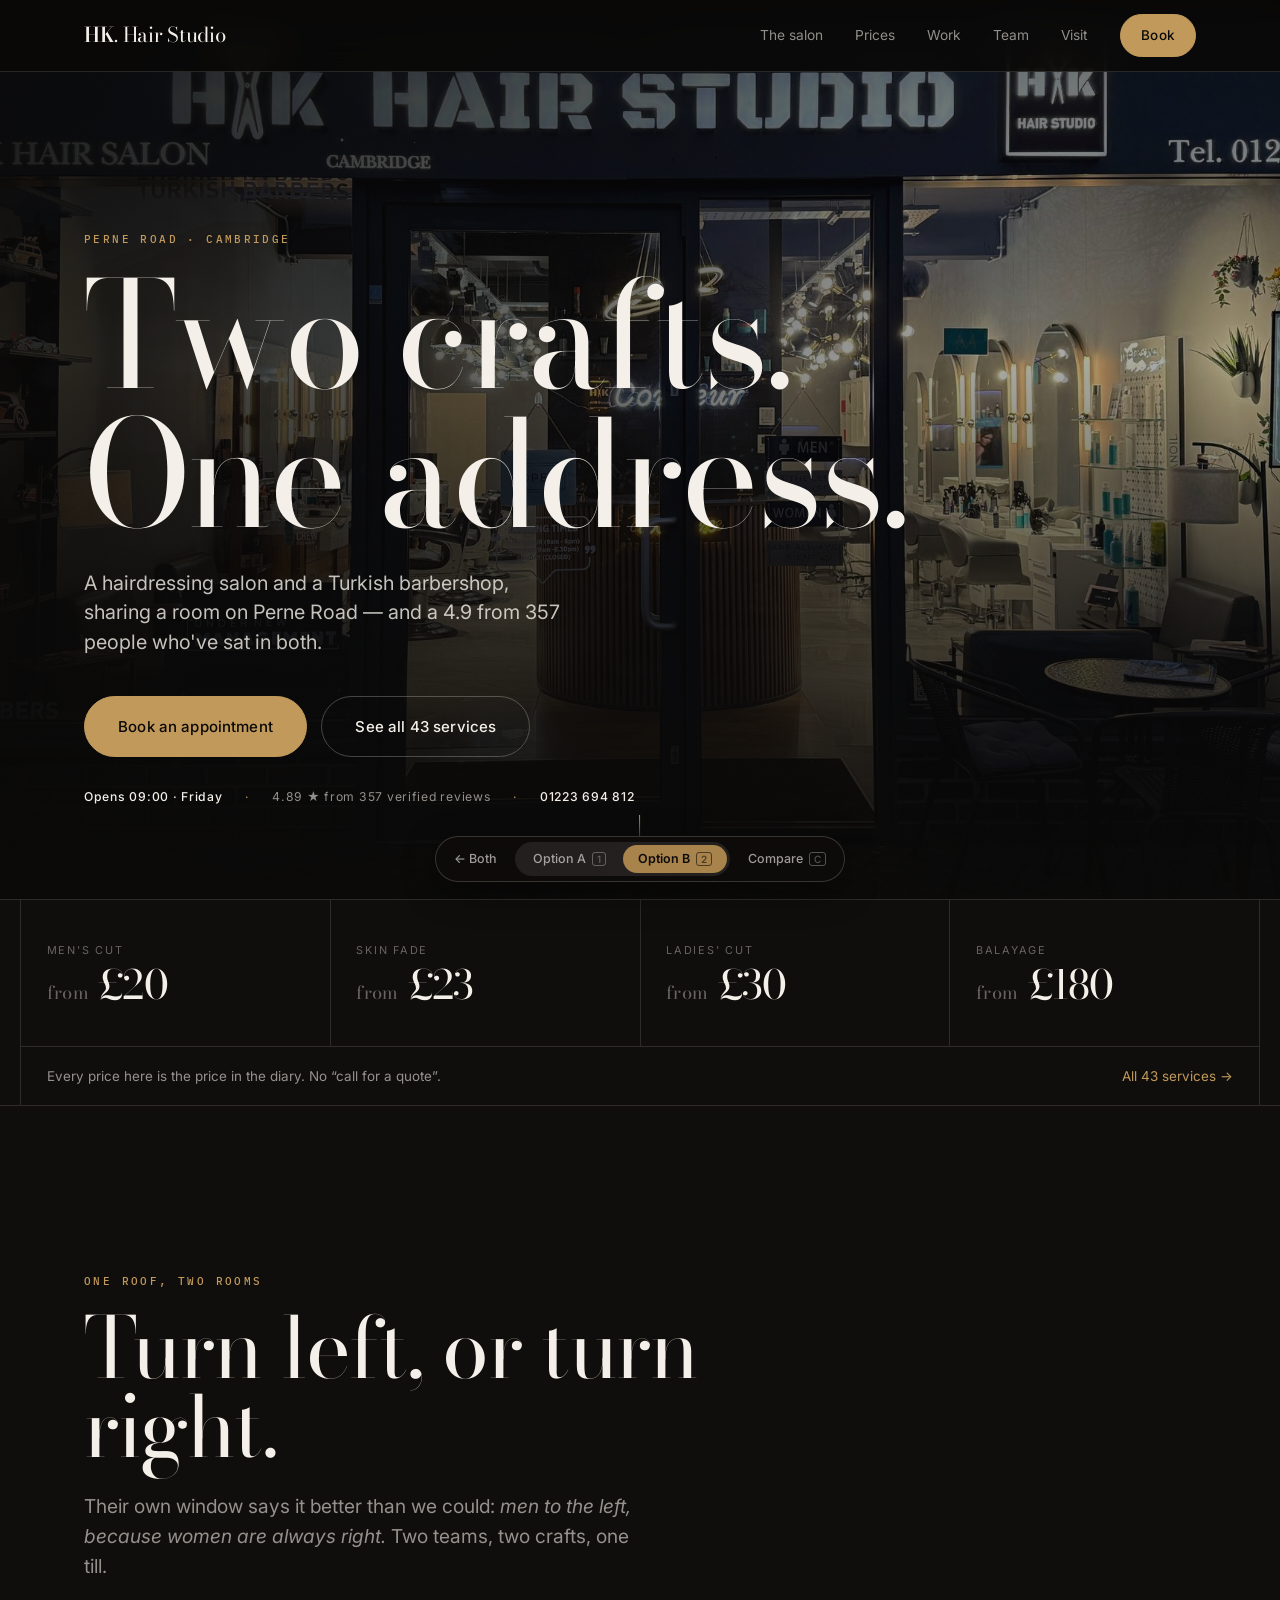
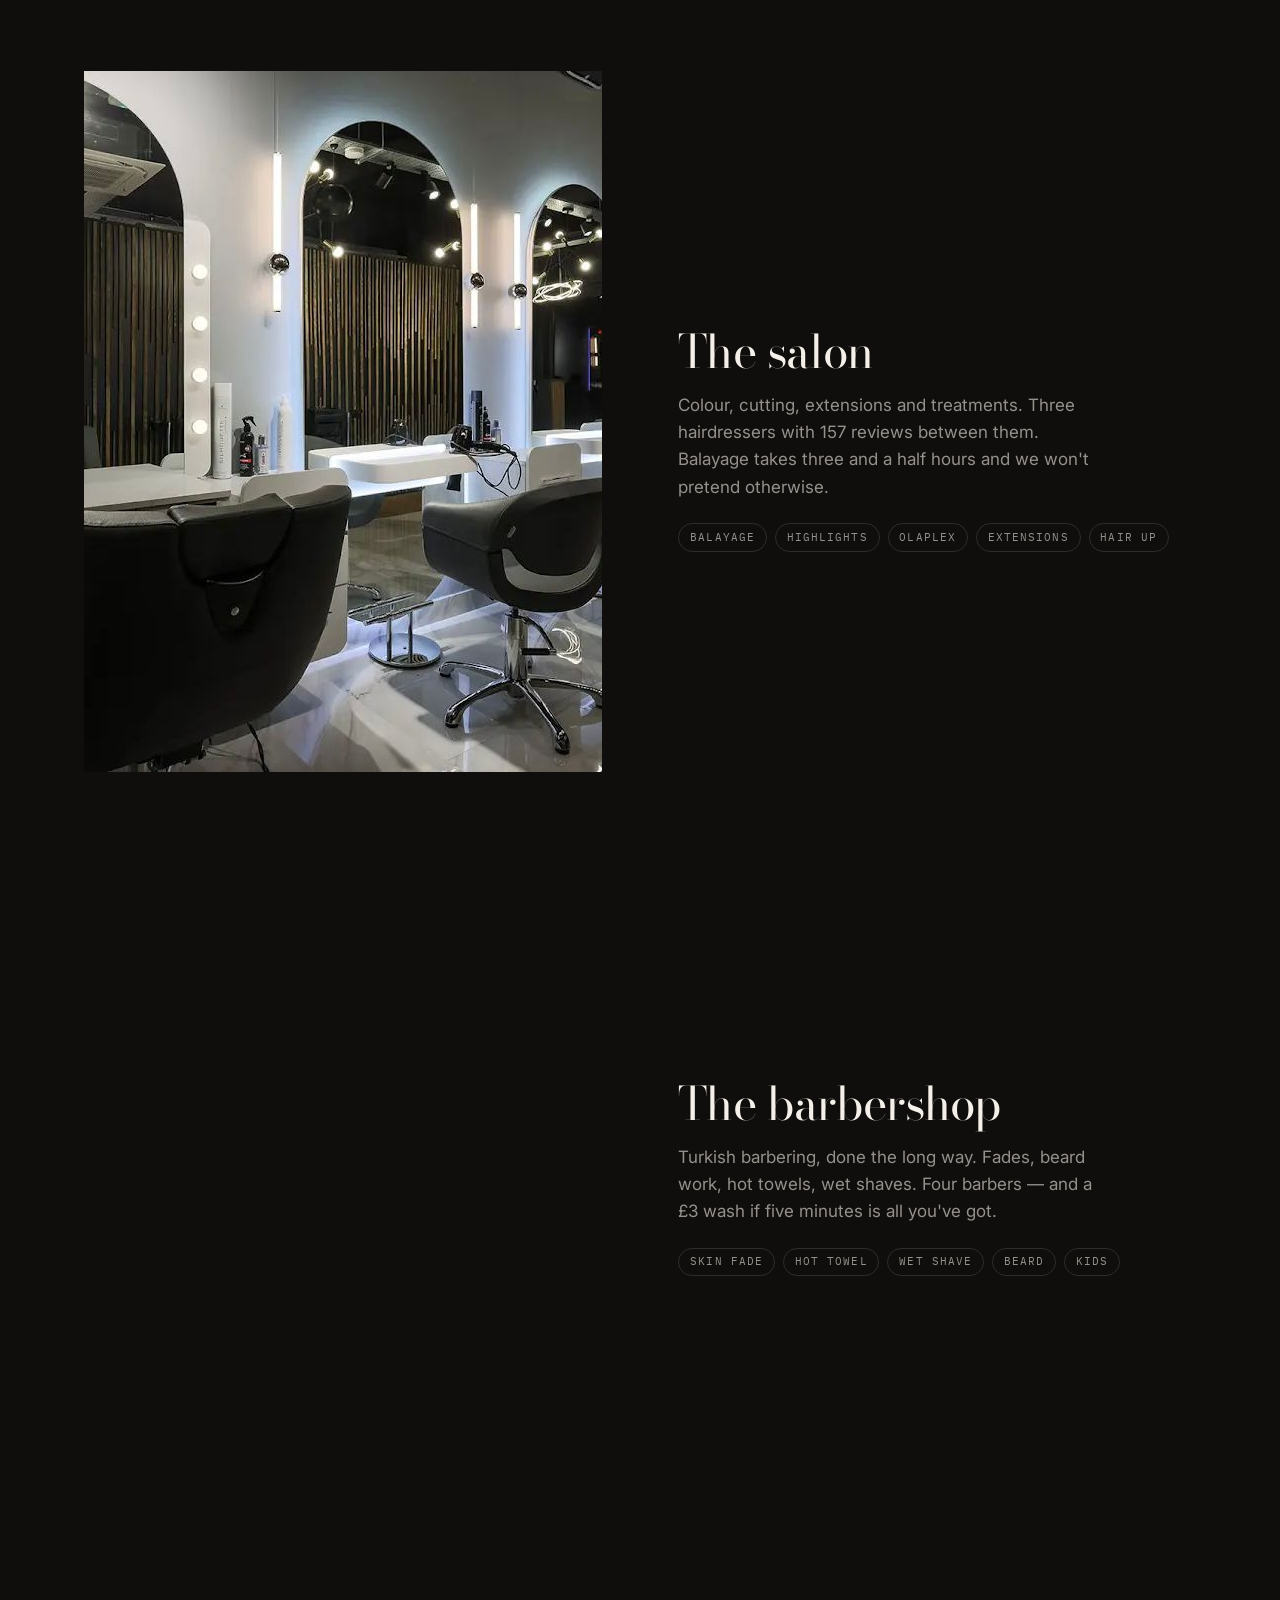
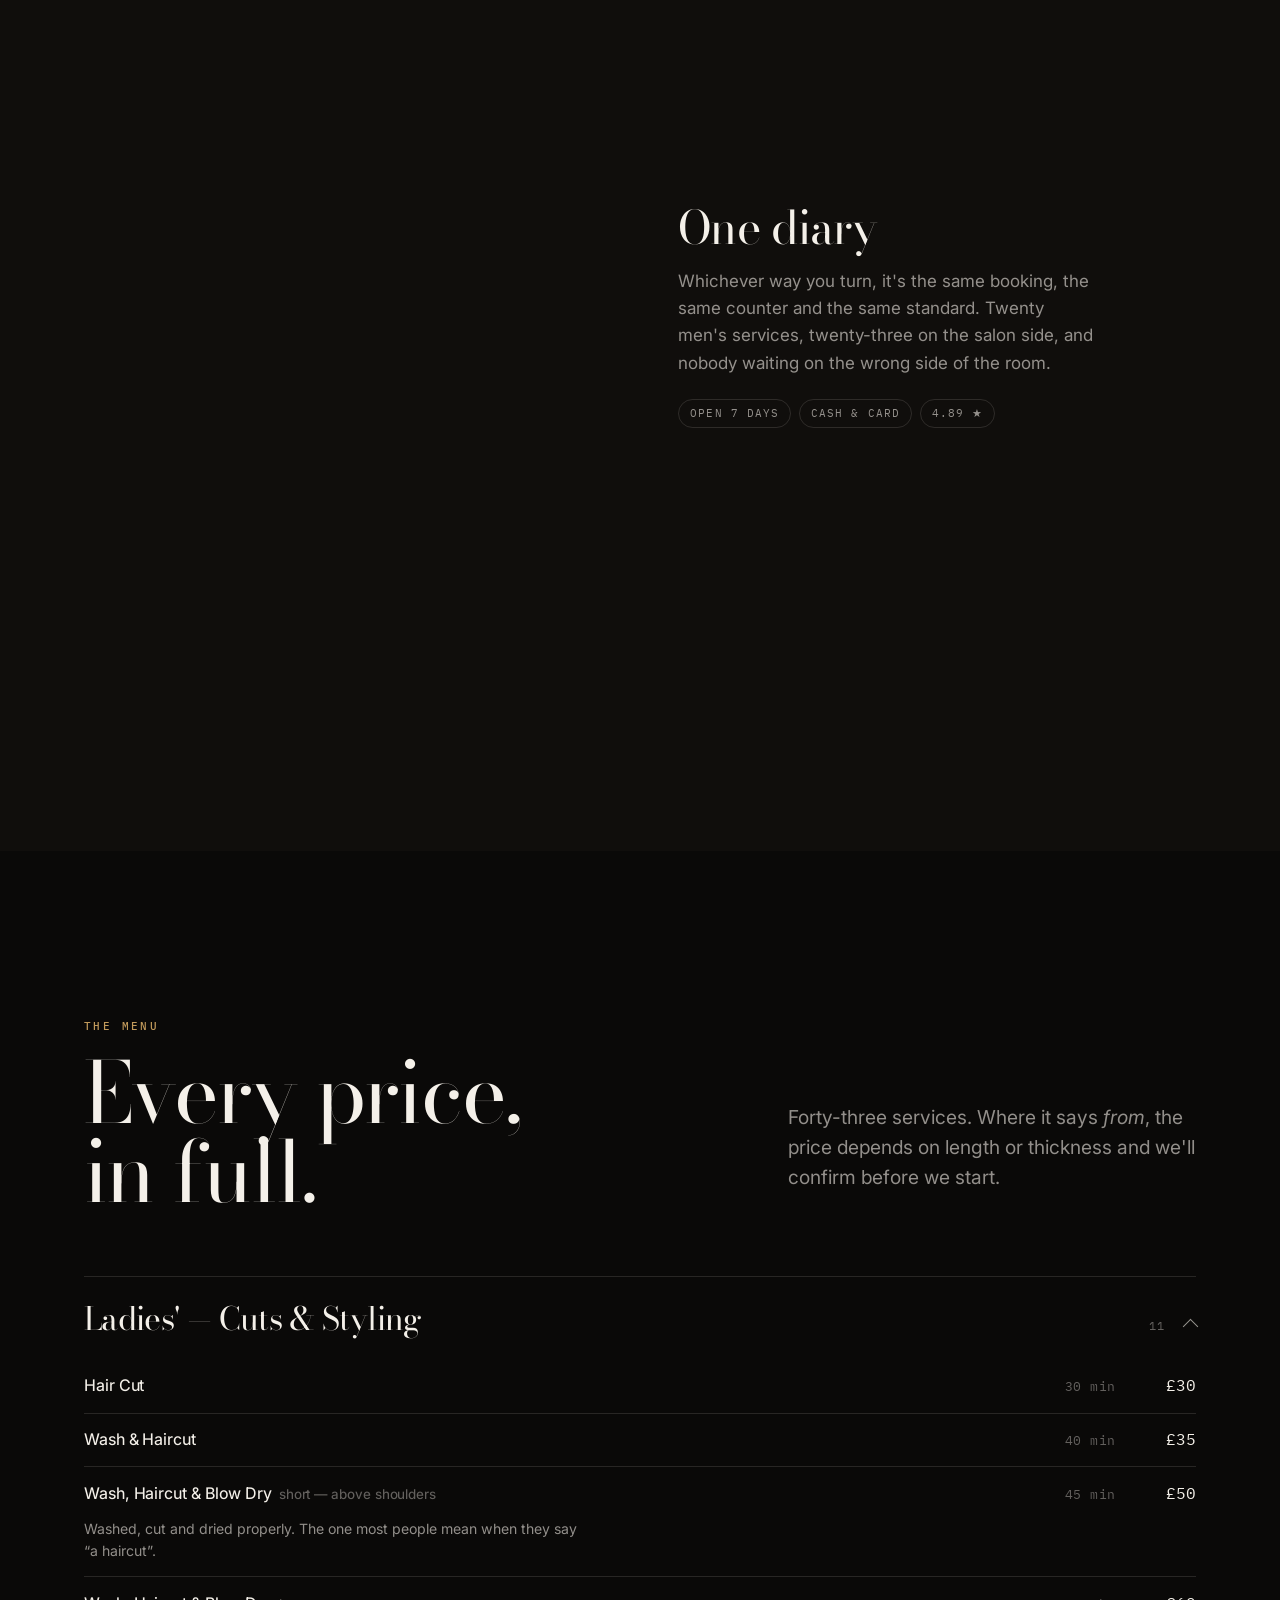
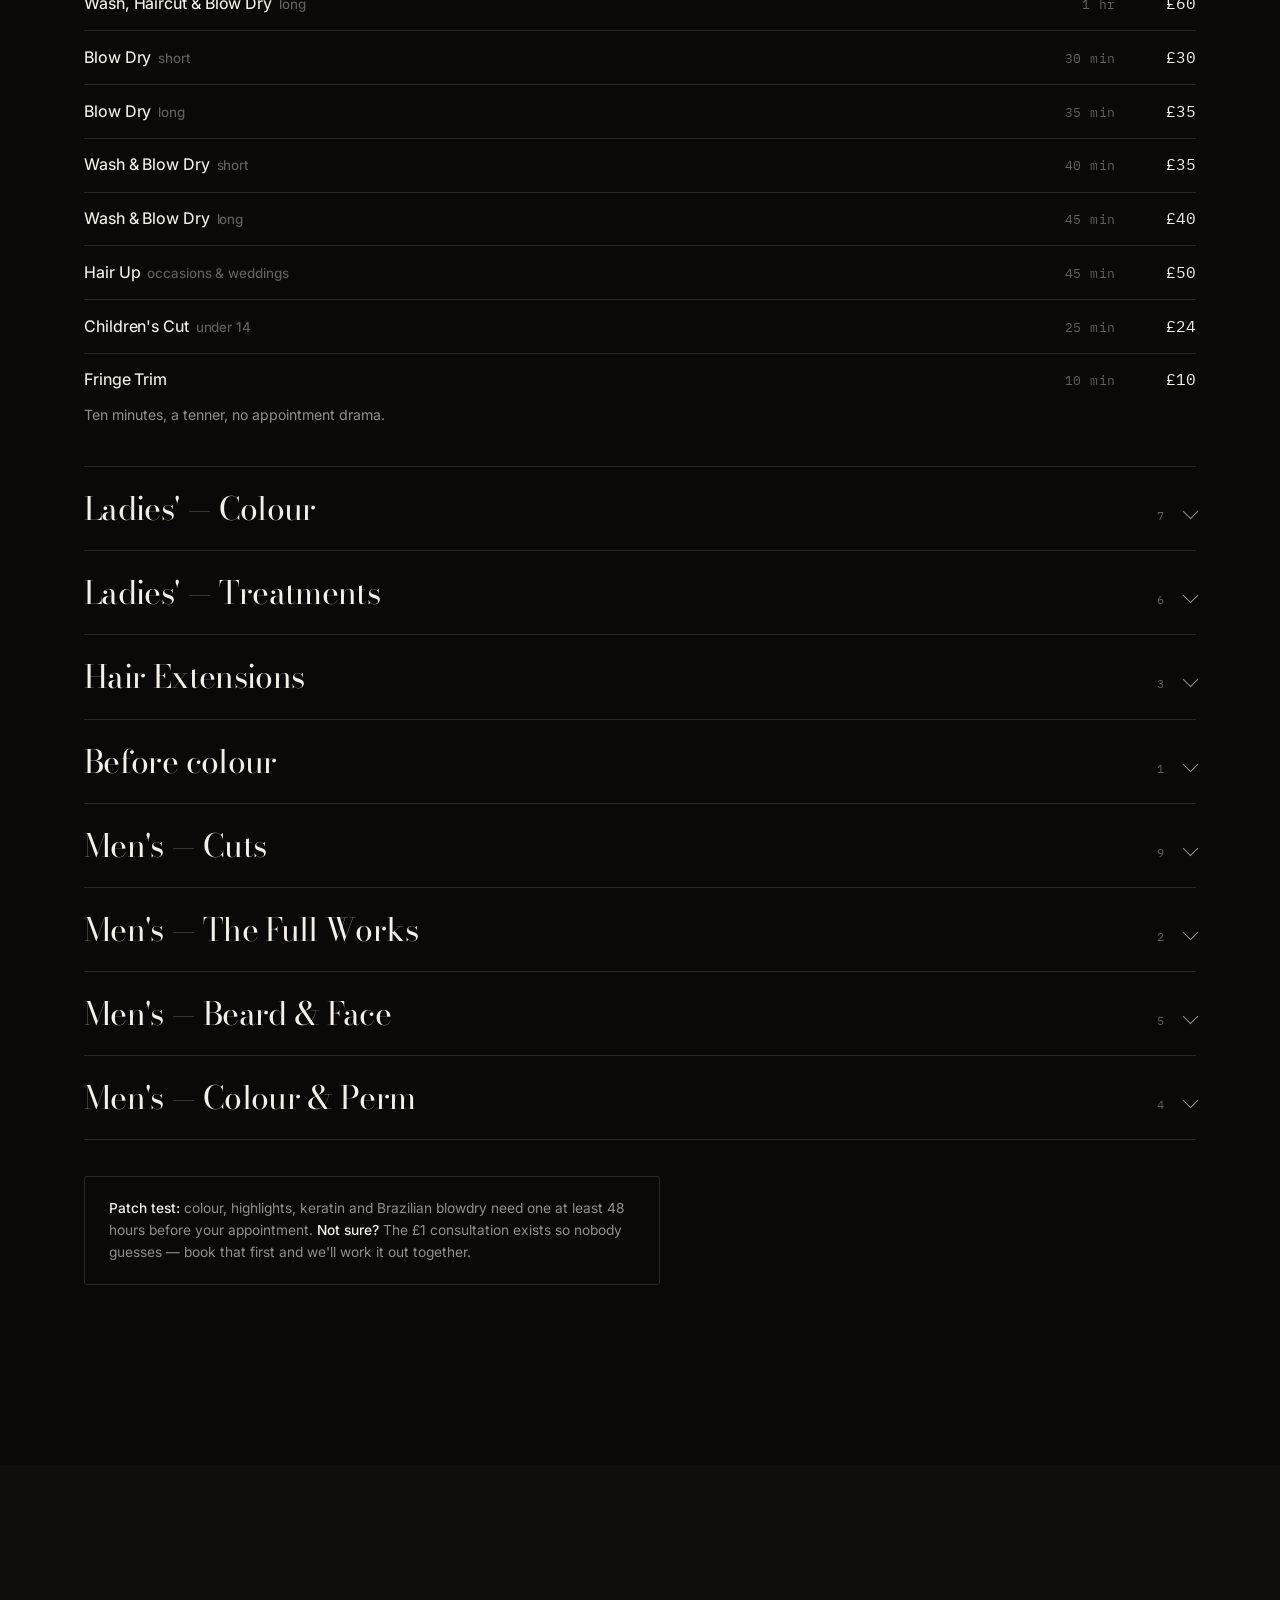
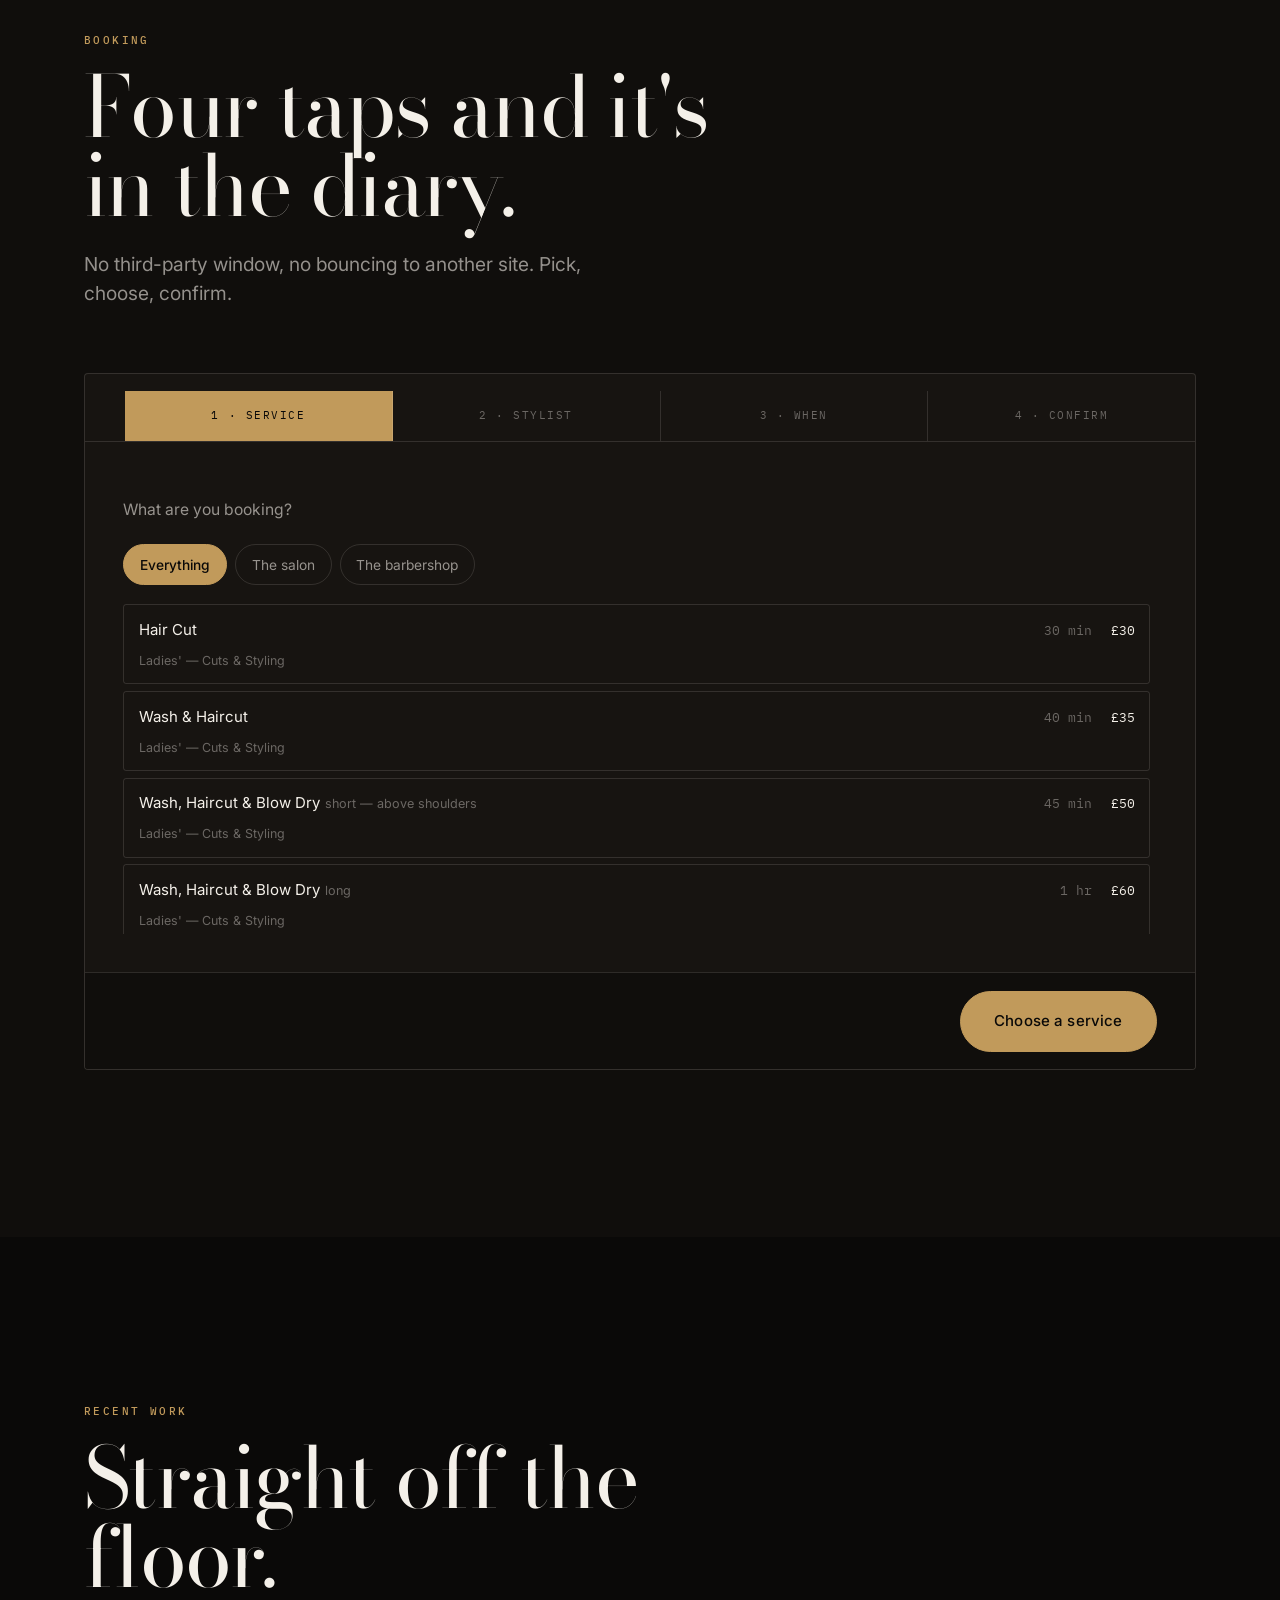
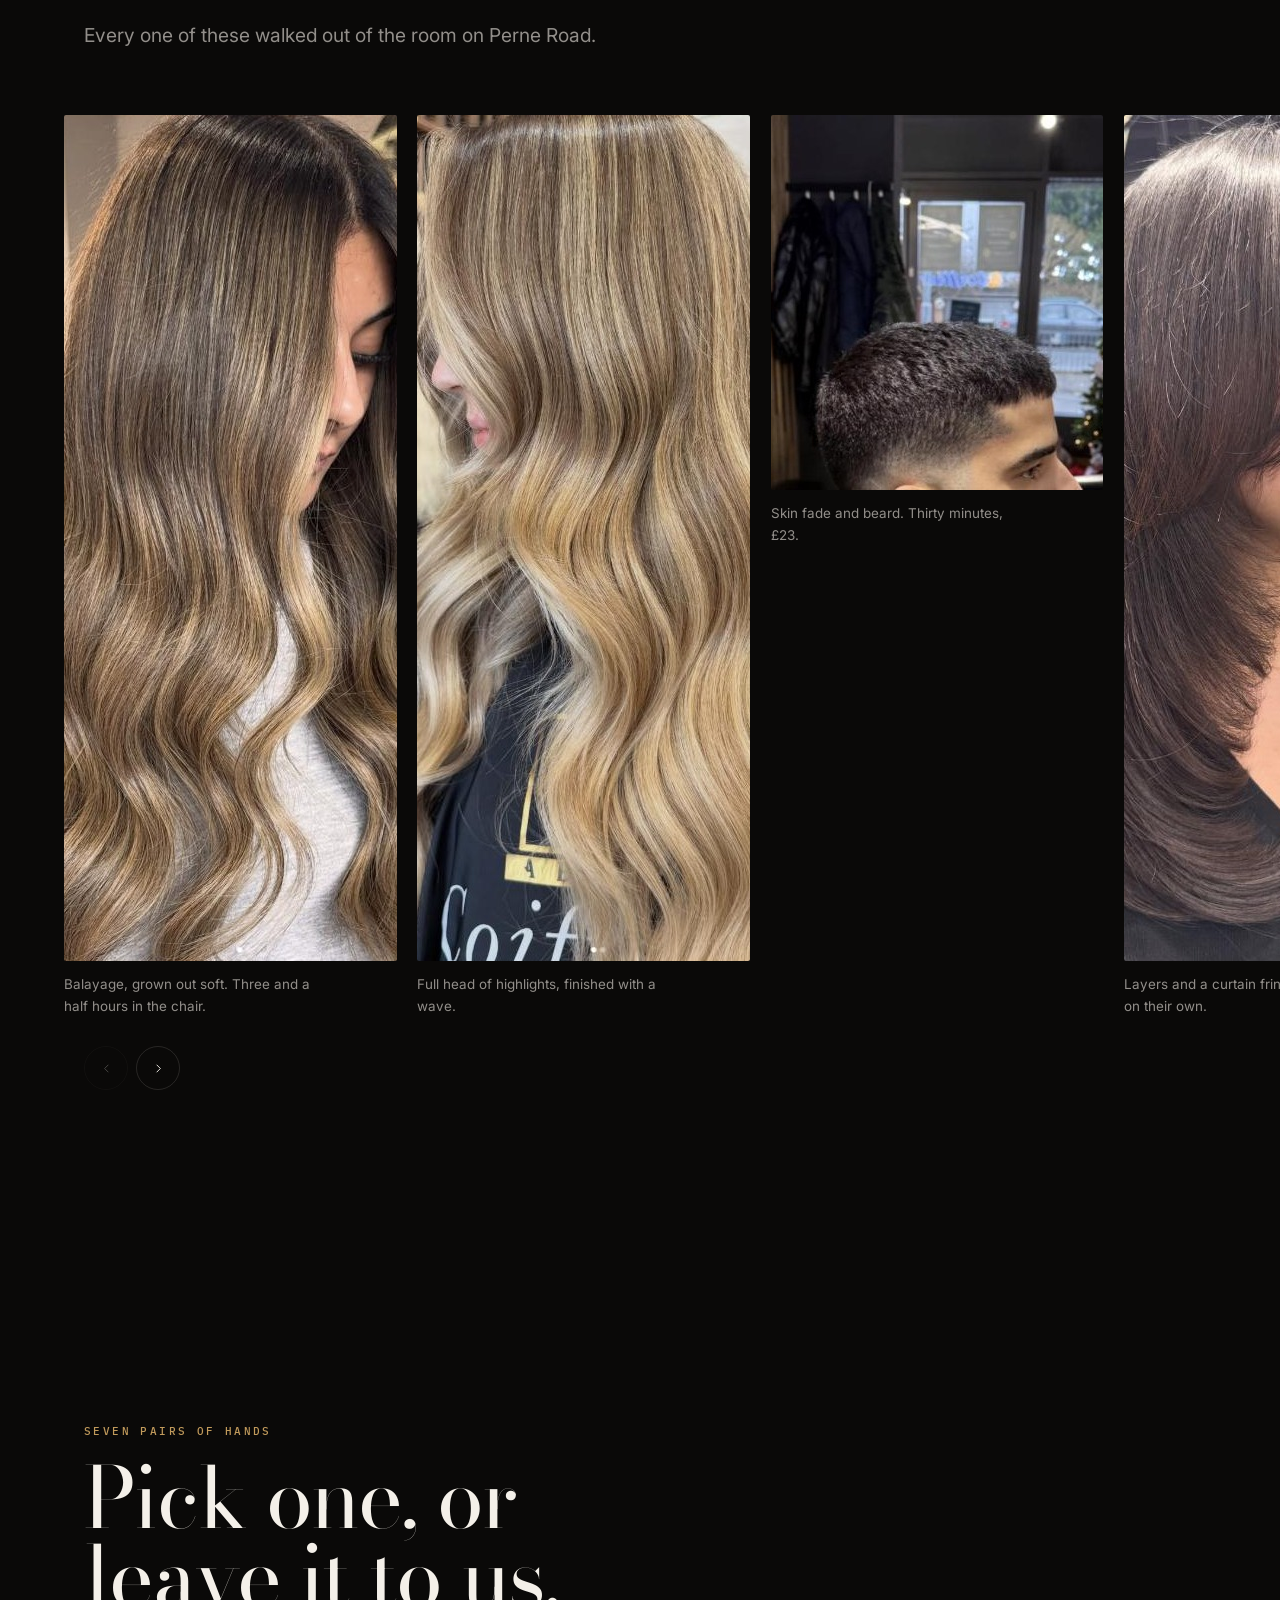
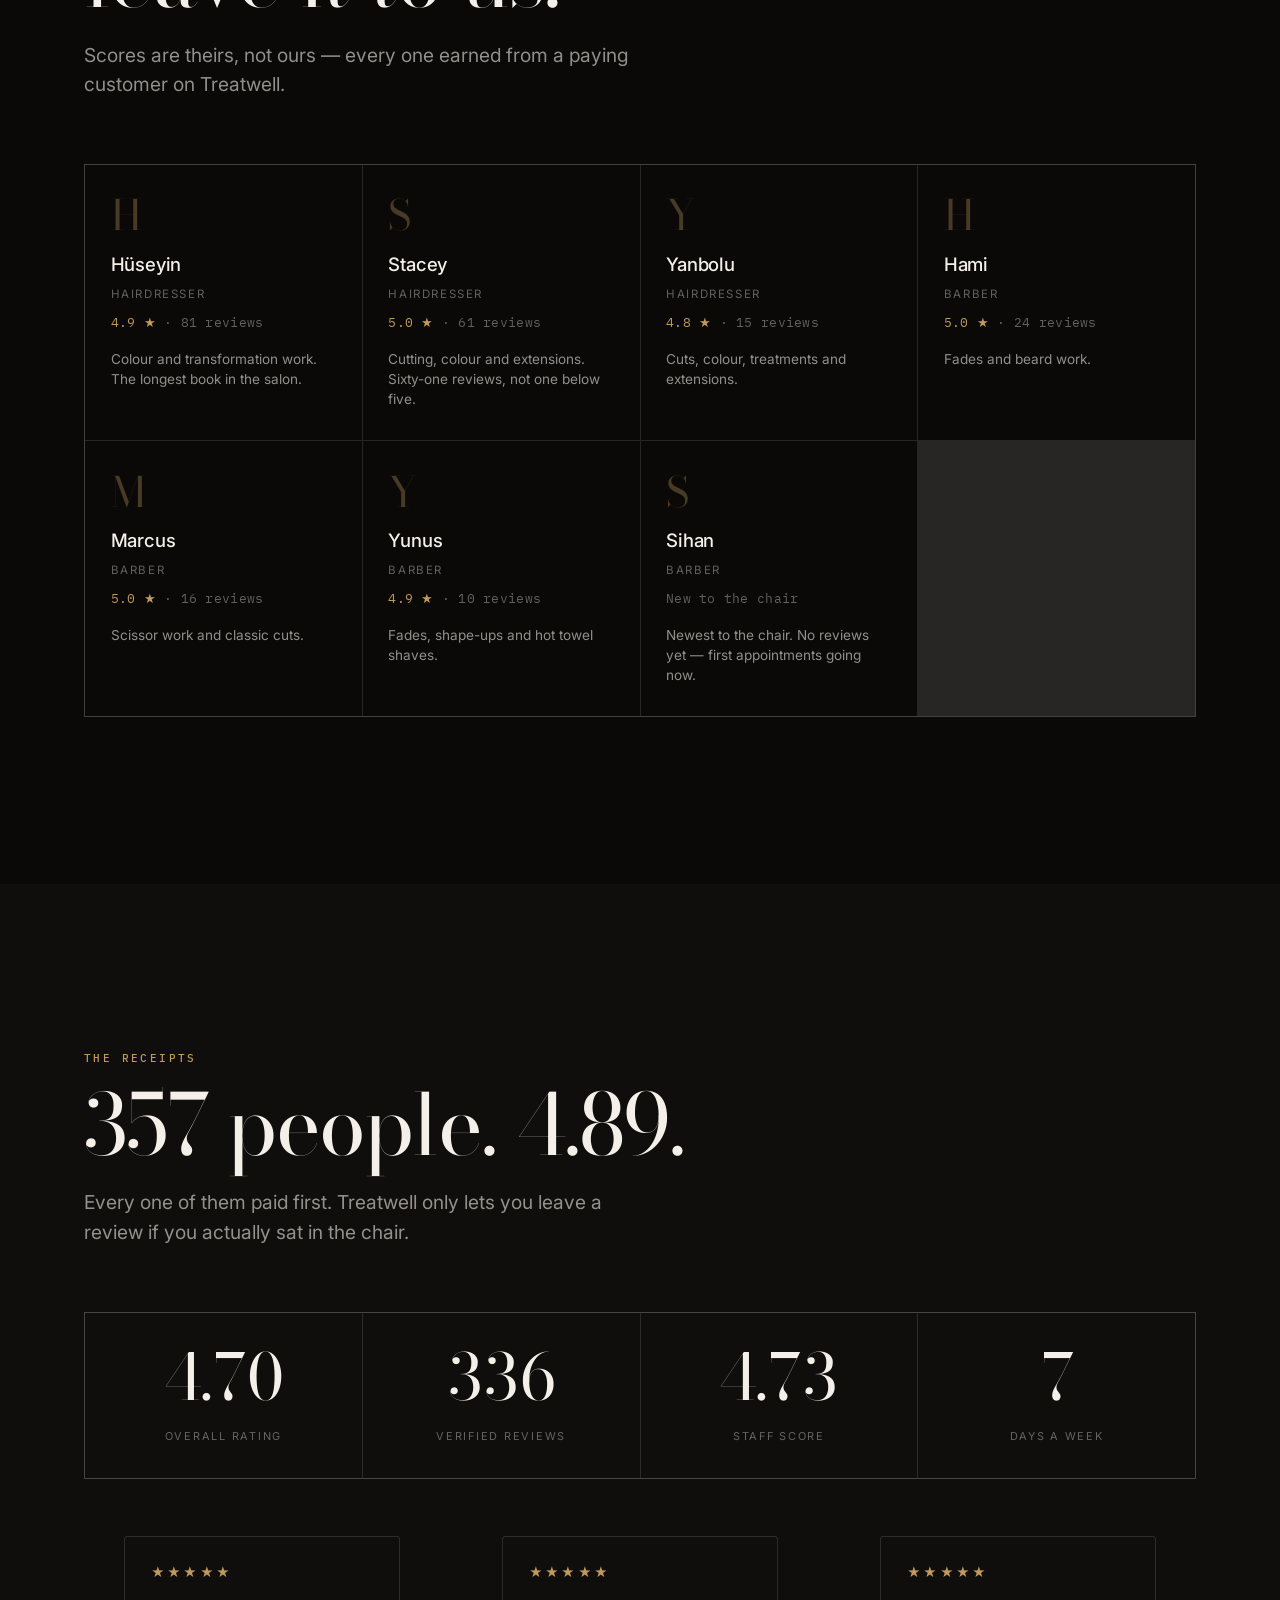
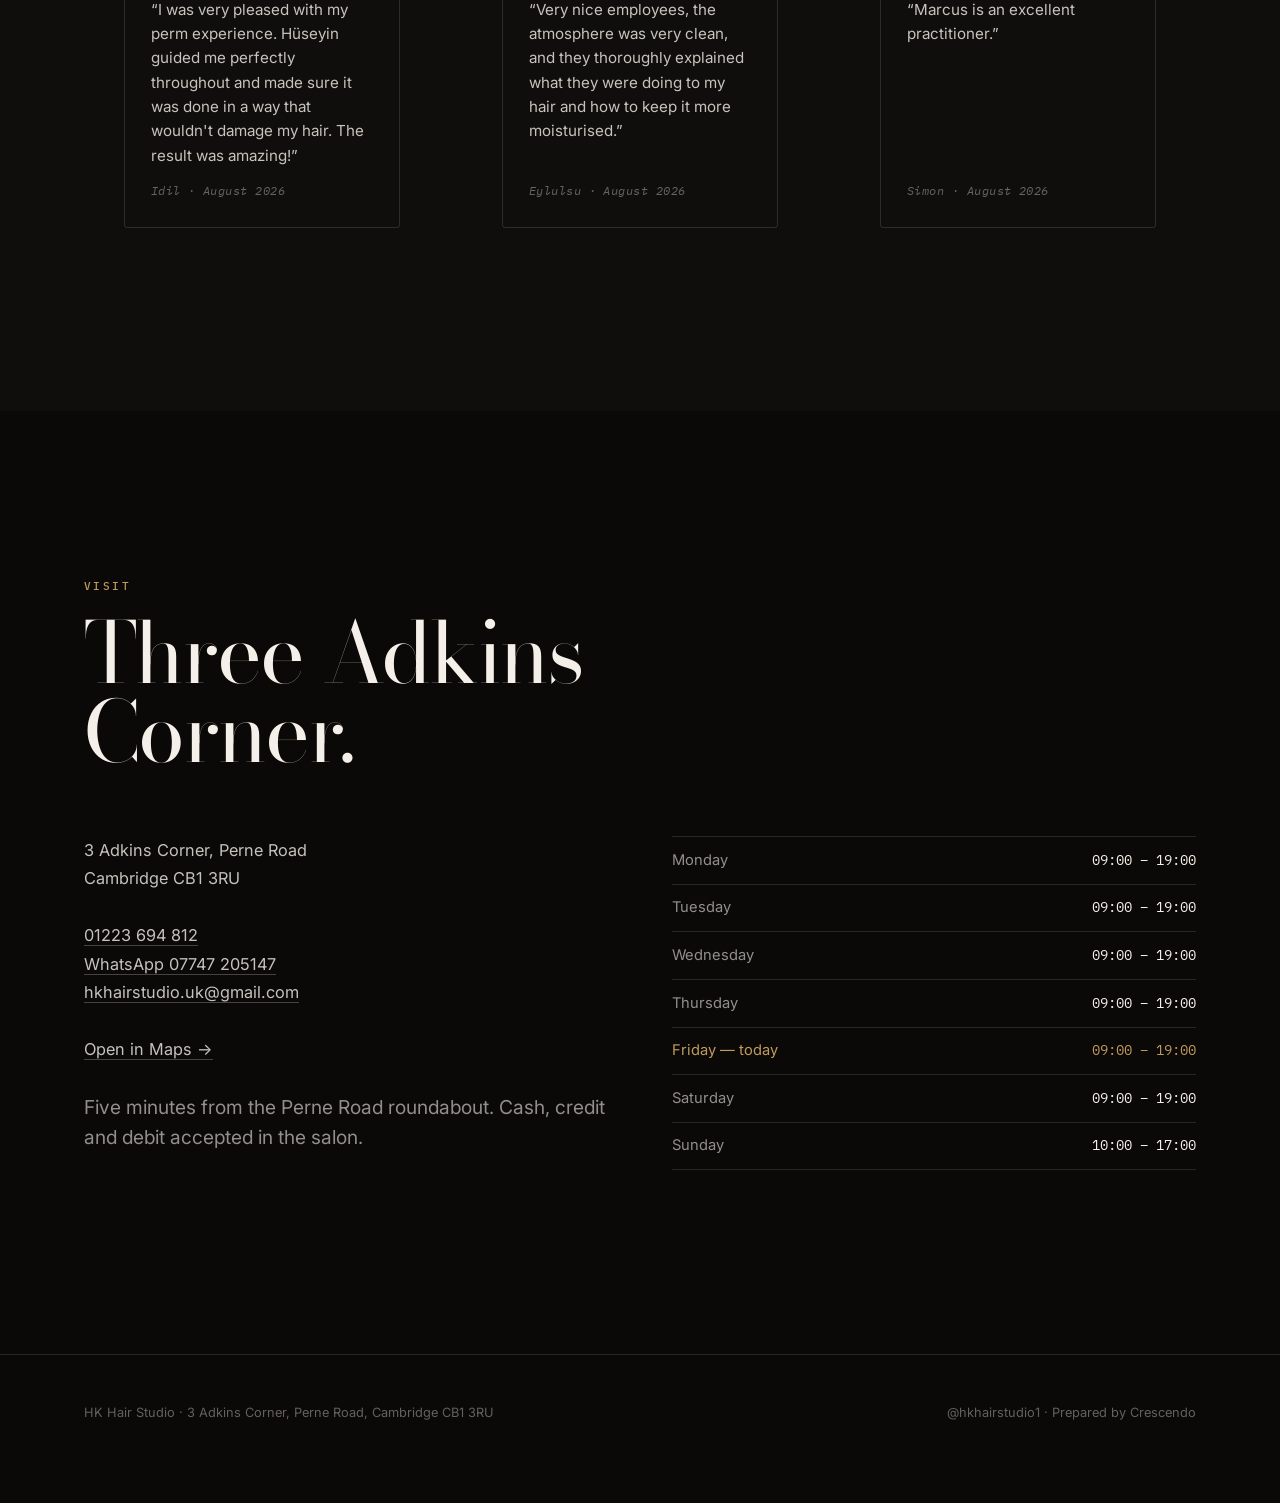
<file: signature/index.html>
<!DOCTYPE html>
<html lang="en">
<head>
<meta charset="utf-8">
<meta name="viewport" content="width=device-width, initial-scale=1">
<title>HK Hair Studio — Salon &amp; Turkish Barbers, Cambridge</title>
<meta name="description" content="A hairdressing salon and a Turkish barbershop sharing one room on Perne Road, Cambridge. 43 services, seven stylists, 4.89 from 357 verified reviews.">
<!-- Demo, not the salon's live site — nothing is signed. Remove on go-live. -->
<meta name="robots" content="noindex, nofollow">
<meta property="og:title" content="HK Hair Studio — Cambridge">
<meta property="og:description" content="Two crafts. One address. 4.89 from 357 verified reviews.">
<meta property="og:type" content="website">

<link rel="preconnect" href="https://fonts.googleapis.com">
<link rel="preconnect" href="https://fonts.gstatic.com" crossorigin>
<link href="https://fonts.googleapis.com/css2?family=Bodoni+Moda:opsz,wght@6..96,400;6..96,500;6..96,600&family=IBM+Plex+Mono:wght@400;500&family=Inter:wght@400;450;500;600&display=swap" rel="stylesheet">
<link rel="stylesheet" href="../assets/switch.css">

<!-- Classic, parser-blocking. `js` must land before first paint or the reveal
     tiers flash. Nothing else belongs in here. -->
<script>document.documentElement.classList.add('js');</script>

<style>
/* ============================================================================
   HK SIGNATURE — Tier 2
   Plain HTML/CSS/JS. No framework, no build step, no external JS.

   Three rules this file never breaks:
     1. overflow: clip, never overflow: hidden. `hidden` makes a scroll container,
        which silently kills position:sticky and corrupts view() progress.
     2. `animation-timeline` is declared AFTER the `animation` shorthand — the
        shorthand resets it to auto.
     3. The finished, visible state is the CSS default. Hidden start states live
        INSIDE the motion guards. Fail any guard and you get finished content,
        never a blank box.

   Every price, duration, name, rating and opening hour comes from Treatwell
   venue 462045 (data/treatwell-menu-462045.md). Nothing is invented.
   ========================================================================== */

/* Cross-document transitions. Pure CSS, no router. Makes flipping between
   Option A and Option B feel like one product rather than four HTML files. */
@view-transition { navigation: none; }
@media (prefers-reduced-motion: no-preference) {
  @view-transition { navigation: auto; }
}

:root{
  /* One hue ramp — warm brass on warm near-black. No second hue anywhere. */
  --ink-950:#0a0908;
  --ink-900:#100e0c;
  --ink-850:#171411;
  --ink-800:#1f1b17;

  --paper:#f4f0e9;
  --paper-80:rgba(244,240,233,.80);
  --paper-58:rgba(244,240,233,.58);
  --paper-38:rgba(244,240,233,.38);

  --brass:#c19a5b;
  --brass-lo:#a07c42;
  --brass-hi:#dcc094;

  --line:rgba(244,240,233,.13);
  --line-strong:rgba(244,240,233,.26);

  /* Two speeds. Functional response vs expressive movement. That's the system. */
  --t-fn:150ms;
  --t-ex:500ms;
  --ease:cubic-bezier(.22,1,.36,1);
  --ease-inout:cubic-bezier(.65,0,.35,1);

  --wrap:1240px;
  --gut:clamp(1.25rem,5vw,4.5rem);
  --header-h:72px;
}

*{box-sizing:border-box}
html{
  -webkit-text-size-adjust:100%;
  /* clip, not hidden — `hidden` here would kill every sticky on the page */
  overflow-x:clip;
}
@media (prefers-reduced-motion: no-preference){ html{scroll-behavior:smooth} }

body{
  margin:0;background:var(--ink-950);color:var(--paper);
  font-family:Inter,-apple-system,BlinkMacSystemFont,"Segoe UI",sans-serif;
  /* 17px, not 16. A salon page is a reading interface — people actually read
     the menu — and every premium reference in the research sits at 17–20. */
  font-size:17px;font-weight:400;line-height:1.6;
  -webkit-font-smoothing:antialiased;-moz-osx-font-smoothing:grayscale;
  overflow-x:clip;
}
img{max-width:100%;display:block}
a{color:inherit;text-decoration:none}
button{font:inherit;color:inherit;background:none;border:0;cursor:pointer}
:focus-visible{outline:2px solid var(--brass);outline-offset:3px;border-radius:2px}

.wrap{max-width:var(--wrap);margin:0 auto;padding-inline:var(--gut);width:100%}

.visually-hidden:not(:focus):not(:active){
  clip-path:inset(50%);height:1px;width:1px;overflow:hidden;
  position:absolute;white-space:nowrap
}

/* ---------- Typography: three roles, never a font collection ---------- */
/* display serif */
h1,h2,.display{
  font-family:"Bodoni Moda",Didot,"Bodoni MT",Georgia,serif;
  font-weight:400;line-height:.94;letter-spacing:-.02em;margin:0;
  font-optical-sizing:auto;
}
h1{font-size:clamp(3.2rem,11.5vw,10.5rem)}
h2{font-size:clamp(2.4rem,6.6vw,5.6rem)}
h3{font-family:Inter,sans-serif;font-size:1.02rem;font-weight:600;letter-spacing:-.01em;margin:0;line-height:1.3}

/* mono — metadata only: labels, durations, prices, counts */
.mono,.eyebrow,.price,.dur,.stat__num,.rating{
  font-family:"IBM Plex Mono",ui-monospace,SFMono-Regular,Menlo,monospace;
  font-variant-numeric:tabular-nums;
  font-feature-settings:'tnum' 1;
}
.eyebrow{
  font-size:.68rem;letter-spacing:.22em;text-transform:uppercase;
  color:var(--brass);font-weight:500;margin:0 0 1.1rem;display:block
}
.lead{font-size:clamp(1.02rem,1.5vw,1.22rem);color:var(--paper-58);max-width:46ch;line-height:1.55}

section{padding-block:clamp(5rem,13vw,11rem);position:relative}

/* ---------- Buttons ---------- */
.btn{
  display:inline-flex;align-items:center;justify-content:center;gap:.6em;
  padding:1.15em 2.2em;border-radius:100px;font-size:.94rem;font-weight:500;
  letter-spacing:.01em;background:var(--brass);color:var(--ink-950);
  transition:background var(--t-fn) ease,transform var(--t-fn) ease;
  border:1px solid var(--brass);
}
.btn:hover{background:var(--brass-hi);border-color:var(--brass-hi)}
.btn:active{transform:translateY(1px)}
.btn--ghost{background:none;color:var(--paper);border-color:var(--line-strong)}
.btn--ghost:hover{background:rgba(244,240,233,.06);border-color:var(--paper-38)}

/* ============================ HEADER ============================ */
.hdr{
  position:fixed;inset:0 0 auto 0;z-index:900;height:var(--header-h);
  display:flex;align-items:center;
  transition:background var(--t-ex) ease,border-color var(--t-ex) ease,
             backdrop-filter var(--t-ex) ease;
  border-bottom:1px solid transparent;
}
.hdr[data-stuck]{
  background:rgba(10,9,8,.86);border-bottom-color:var(--line);
  -webkit-backdrop-filter:blur(14px);backdrop-filter:blur(14px);
}
.hdr__in{display:flex;align-items:center;gap:1.5rem;width:100%}
.brand{font-family:"Bodoni Moda",Georgia,serif;font-size:1.28rem;letter-spacing:-.015em;white-space:nowrap}
.brand b{font-weight:600}
.hdr nav{margin-left:auto;display:flex;align-items:center;gap:2rem}
.hdr nav a:not(.btn){
  font-size:.86rem;color:var(--paper-58);transition:color var(--t-fn) ease;
  position:relative;padding-block:.4rem
}
.hdr nav a:not(.btn):hover{color:var(--paper)}
.hdr nav a:not(.btn)::after{
  content:"";position:absolute;left:0;right:0;bottom:0;height:1px;
  background:var(--brass);scale:0 1;transform-origin:left;
  transition:scale var(--t-ex) var(--ease)
}
.hdr nav a:not(.btn):hover::after{scale:1 1}
.hdr .btn{padding:.72em 1.5em;font-size:.84rem}
@media(max-width:900px){ .hdr nav a:not(.btn){display:none} }

/* ============================ HERO ============================ */
.hero{
  min-height:100svh;padding:0;display:grid;align-items:end;
  position:relative;overflow:clip;isolation:isolate;
}
.hero__media{position:absolute;inset:0;z-index:-2;overflow:clip}
.hero__media picture{display:contents}
.hero__media img{width:100%;height:100%;object-fit:cover;object-position:50% 42%}
@media(max-width:700px){ .hero__media img{object-position:50% 28%} }
/* Headroom so the parallax translate can't expose an edge.
   1 + offset*2/100, with offset = 7. NO will-change here — it pins the raster
   and a scaled-up image goes permanently soft. */
.hero__media img{scale:1.14}
.hero::after{
  content:"";position:absolute;inset:0;z-index:-1;pointer-events:none;
  /* Two scrims, not one. The vertical ramp seats the copy; the horizontal one
     darkens the left third so display type never lands on the lit shopfront
     window. Without it the headline fights the signage behind it. */
  background:
    linear-gradient(to right,rgba(10,9,8,.82) 0%,rgba(10,9,8,.34) 46%,rgba(10,9,8,0) 78%),
    linear-gradient(to top,rgba(10,9,8,.96) 0%,rgba(10,9,8,.78) 26%,rgba(10,9,8,.34) 60%,rgba(10,9,8,.62) 100%);
}
.hero__in{padding-block:clamp(3rem,8vh,6rem) clamp(3rem,9vh,7rem)}
.hero h1{margin-block:.5rem 1.6rem;max-width:14ch}
.hero__sub{font-size:clamp(1rem,1.55vw,1.28rem);color:var(--paper-80);max-width:40ch;margin:0 0 2.4rem;line-height:1.5}
.hero__cta{display:flex;flex-wrap:wrap;gap:.9rem;align-items:center}
.hero__meta{
  margin-top:1.9rem;display:flex;flex-wrap:wrap;gap:.6rem 1.4rem;
  font-size:.76rem;letter-spacing:.06em;color:var(--paper-58)
}
.hero__meta b{color:var(--paper);font-weight:500}
.dot{color:var(--brass)}

/* Masked line reveal — used on the H1 only. The mask lives on .line, whose
   padding-bottom enlarges the CLIP box so descenders (g y p q) aren't sheared.
   The equal negative margin takes that space back out of flow. */
.line{--overshoot:.30em;display:block;overflow:clip;
  padding-block-end:var(--overshoot);margin-block-end:calc(var(--overshoot) * -1)}
.line__inner{display:block;translate:0 0}

@media (prefers-reduced-motion: no-preference){
  .line__inner{
    animation:line-rise 1s var(--ease) both;
    animation-delay:calc(var(--i,0) * 110ms + 120ms)
  }
  .hero__sub,.hero__cta,.hero__meta,.hero .eyebrow{
    animation:soft-rise .9s var(--ease) both;
    animation-delay:calc(var(--d,0) * 90ms + 460ms)
  }
}
@keyframes line-rise{from{translate:0 calc(100% + var(--overshoot))}}
@keyframes soft-rise{from{opacity:0;translate:0 1rem}}

/* Hero parallax — compositor-only, and it scrubs with scroll rather than
   fighting it. Firefox ignores this and gets a static 1.14 crop, which is fine. */
@media (prefers-reduced-motion: no-preference){
  @supports ((animation-timeline: view()) and (animation-range: 0% 100%)){
    .hero{view-timeline:--hero block}
    .hero__media img{
      animation:hero-par linear both;
      animation-timeline:--hero;
      animation-range:cover;
    }
  }
}
@keyframes hero-par{from{translate:0 -7%}to{translate:0 7%}}

.scrollcue{
  position:absolute;left:50%;bottom:1.6rem;translate:-50% 0;z-index:2;
  font-family:"IBM Plex Mono",monospace;font-size:.6rem;letter-spacing:.24em;
  text-transform:uppercase;color:var(--paper-38);display:flex;
  flex-direction:column;align-items:center;gap:.6rem
}
.scrollcue i{display:block;width:1px;height:34px;background:linear-gradient(var(--brass),transparent)}
@media (prefers-reduced-motion: no-preference){
  .scrollcue i{animation:cue 2.4s var(--ease-inout) infinite}
}
@keyframes cue{0%,100%{opacity:.25;scale:1 .5}50%{opacity:1;scale:1 1}}
@media(max-width:700px){.scrollcue{display:none}}

/* ==================== PRICE TEASER ====================
   Duck & Dry's move: real numbers above the fold-plus-one. Not one other
   premium salon site in the reference set does this. */
.teaser{padding-block:0;margin-top:-1px;background:var(--ink-900);border-block:1px solid var(--line)}
.teaser__in{
  display:grid;grid-template-columns:repeat(4,1fr);
  border-inline-start:1px solid var(--line)
}
.tz{padding:clamp(1.6rem,3.4vw,2.6rem) clamp(1rem,2vw,1.8rem);
  border-inline-end:1px solid var(--line);display:flex;flex-direction:column;gap:.35rem}
.tz span{font-size:.68rem;letter-spacing:.16em;text-transform:uppercase;color:var(--paper-38)}
.tz b{font-family:"Bodoni Moda",Georgia,serif;font-weight:400;font-size:clamp(1.6rem,3.4vw,2.5rem);letter-spacing:-.02em;line-height:1}
.tz b i{font-style:normal;font-size:.46em;color:var(--paper-38);letter-spacing:.02em}
.teaser__more{
  grid-column:1/-1;border-inline-end:1px solid var(--line);border-top:1px solid var(--line);
  padding:1.15rem clamp(1rem,2vw,1.8rem);display:flex;justify-content:space-between;
  align-items:center;gap:1rem;font-size:.84rem;color:var(--paper-58);
  transition:background var(--t-fn) ease,color var(--t-fn) ease
}
.teaser__more:hover{background:rgba(244,240,233,.04);color:var(--paper)}
.teaser__more em{font-style:normal;color:var(--brass)}
@media(max-width:820px){
  .teaser__in{grid-template-columns:repeat(2,1fr)}
  .tz{border-block-end:1px solid var(--line)}
}

/* ==================== REVEAL PRIMITIVE ====================
   Three tiers. Default is finished and visible — that's the whole safety story. */
.reveal{opacity:1;translate:none}

@media (prefers-reduced-motion: no-preference){
  /* Tier 1 — class toggle, driven by IntersectionObserver. Works in Firefox. */
  .js .reveal{
    opacity:0;translate:0 1.6rem;
    transition:opacity .7s ease-out,translate 1s var(--ease);
    transition-delay:calc(var(--i,0) * 70ms)
  }
  .js .reveal.is-in{opacity:1;translate:0 0}

  /* Tier 2 — native scroll-driven. Supersedes tier 1, needs no JS at all.
     The opacity/translate reset is load-bearing: `reveal-rise` has no `to`
     keyframe, so its end value is taken from the base style. Leave tier 1's
     `opacity:0` standing and the animation runs 0 -> 0 and nothing ever
     appears. Undo the hidden state here, always. */
  @supports ((animation-timeline: view()) and (animation-range: 0% 100%)){
    .js .reveal,.reveal{
      opacity:1;translate:none;
      transition:none;
      animation:reveal-rise linear both;
      animation-timeline:view();
      animation-range:entry 6% cover 34%;
    }
  }
}
@keyframes reveal-rise{from{opacity:0;translate:0 1.6rem}}

@media (prefers-reduced-motion: reduce){
  .reveal{animation:none!important;transition:none!important;opacity:1;translate:none}
}

/* ==================== THE SPLIT (pinned) ==================== */
.split{background:var(--ink-900)}
.split__grid{display:grid;grid-template-columns:1fr 1fr;gap:clamp(2rem,6vw,6rem);align-items:start}
.split__media{
  position:sticky;top:var(--header-h);height:calc(100svh - var(--header-h));
  display:grid;align-content:center;overflow:clip
}
/* Frames stack in one grid cell. The first is the base layer and stays put;
   later ones fade in ON TOP of it. Crossfading each pair in and out instead
   leaves a gap between steps where nothing is opaque and the panel flashes
   black — stacking cannot do that. */
.split__frame{grid-area:1/1;width:100%;aspect-ratio:4/5;object-fit:cover;border-radius:2px}
.split__frame:not(:first-of-type){opacity:0}
.split__step{min-height:82svh;display:grid;align-content:center;padding-block:2rem}
.split__step h3{
  font-family:"Bodoni Moda",Georgia,serif;font-weight:400;
  font-size:clamp(2rem,3.6vw,3.2rem);letter-spacing:-.02em;line-height:1;margin-bottom:1.1rem
}
.split__step p{color:var(--paper-58);max-width:38ch;margin:0 0 1.4rem}
.split__tags{display:flex;flex-wrap:wrap;gap:.5rem}
.tag{
  font-family:"IBM Plex Mono",monospace;font-size:.68rem;letter-spacing:.1em;
  text-transform:uppercase;color:var(--paper-58);
  border:1px solid var(--line);border-radius:100px;padding:.42em 1em
}

@media (prefers-reduced-motion: no-preference){
  @supports ((animation-timeline: view()) and (animation-range: 0% 100%)){
    .split__grid{timeline-scope:--pin}
    .split__copy{view-timeline:--pin block}
    /* Each later frame fades in over the second half of the preceding step,
       then holds. `both` keeps it opaque for the rest of the scroll. */
    .split__frame:not(:first-of-type){
      animation:frame-in linear both;
      animation-timeline:--pin;
      animation-range:contain calc((var(--n) - .55) / var(--steps) * 100%)
                      contain calc((var(--n) - .05) / var(--steps) * 100%);
    }
  }
}
@keyframes frame-in{from{opacity:0}to{opacity:1}}

@media(max-width:900px){
  .split__grid{display:block}
  .split__media{position:static;height:auto;margin-bottom:2.5rem}
  .split__frame{opacity:1;animation:none!important}
  .split__frame:not(:first-of-type){display:none}
  .split__step{min-height:0;padding-block:1.5rem}
}
@media (prefers-reduced-motion: reduce){
  .split__grid{display:block}
  .split__media{position:static;height:auto;margin-bottom:2.5rem}
  .split__frame{animation:none!important}
  .split__frame:not(:first-of-type){display:none}
  .split__step{min-height:0}
}

/* ==================== SERVICES ==================== */
.svc__head{display:flex;flex-wrap:wrap;gap:2rem;justify-content:space-between;align-items:end;margin-bottom:clamp(2.5rem,5vw,4rem)}
.acc{border-top:1px solid var(--line)}
.acc details{border-bottom:1px solid var(--line)}
.acc summary{
  list-style:none;cursor:pointer;padding:1.5rem 0;display:flex;
  align-items:baseline;gap:1.2rem;transition:color var(--t-fn) ease
}
.acc summary::-webkit-details-marker{display:none}
.acc summary:hover{color:var(--brass-hi)}
.acc summary h3{
  font-family:"Bodoni Moda",Georgia,serif;font-weight:400;
  font-size:clamp(1.35rem,2.5vw,2rem);letter-spacing:-.02em;flex:1;line-height:1.1
}
.acc .count{font-size:.72rem;letter-spacing:.14em;color:var(--paper-38)}
.acc .chev{
  width:11px;height:11px;border-right:1px solid currentColor;border-bottom:1px solid currentColor;
  rotate:45deg;translate:0 -3px;transition:rotate var(--t-ex) var(--ease);flex:none;opacity:.6
}
details[open] .chev{rotate:225deg;translate:0 2px}
.acc__body{padding-bottom:1.6rem}
.srow{
  display:grid;grid-template-columns:1fr auto auto;gap:.6rem 1.6rem;
  align-items:baseline;padding:.85rem 0;border-top:1px solid var(--line)
}
.srow:first-child{border-top:0}
.srow__n{font-size:1rem;font-weight:450;letter-spacing:-.005em}
.srow__n em{font-style:normal;color:var(--paper-38);font-size:.84em;margin-left:.5em}
.srow__d{font-size:.8rem;color:var(--paper-38);letter-spacing:.03em;white-space:nowrap}
.srow__p{font-size:.98rem;color:var(--paper);white-space:nowrap;text-align:right;min-width:5.5ch}
.srow__p i{font-style:normal;color:var(--paper-38);font-size:.78em;margin-right:.3em}
.srow__say{grid-column:1/-1;font-size:.88rem;color:var(--paper-58);max-width:56ch;margin:.1rem 0 0}
.svc__note{
  margin-top:2.2rem;padding:1.3rem 1.5rem;border:1px solid var(--line);border-radius:3px;
  font-size:.86rem;color:var(--paper-58);max-width:64ch
}
.svc__note b{color:var(--paper);font-weight:500}
@media(max-width:560px){
  .srow{grid-template-columns:1fr auto}
  .srow__d{grid-column:1;font-size:.75rem}
  .srow__p{grid-row:1;grid-column:2}
}

/* ==================== BOOKING ==================== */
.book{background:var(--ink-900)}
.book__shell{
  margin-top:clamp(2.5rem,5vw,4rem);border:1px solid var(--line);border-radius:4px;
  background:var(--ink-850);overflow:clip
}
.steps{display:flex;border-bottom:1px solid var(--line)}
.steps li{
  flex:1;list-style:none;padding:1rem .8rem;text-align:center;
  font-family:"IBM Plex Mono",monospace;font-size:.68rem;letter-spacing:.14em;
  text-transform:uppercase;color:var(--paper-38);border-inline-end:1px solid var(--line);
  transition:color var(--t-fn) ease,background var(--t-fn) ease
}
.steps li:last-child{border-inline-end:0}
.steps li[data-on]{color:var(--ink-950);background:var(--brass)}
.steps li[data-done]{color:var(--brass)}
.book__pane{padding:clamp(1.4rem,3vw,2.4rem);min-height:340px}
.book__pane[hidden]{display:none}
.book__q{font-size:.98rem;color:var(--paper-58);margin:0 0 1.4rem}
.chips{display:flex;flex-wrap:wrap;gap:.5rem}
.chip{
  border:1px solid var(--line);border-radius:100px;padding:.6em 1.15em;font-size:.86rem;
  color:var(--paper-58);transition:border-color var(--t-fn) ease,color var(--t-fn) ease,background var(--t-fn) ease
}
.chip:hover{border-color:var(--paper-38);color:var(--paper)}
.chip[aria-pressed="true"]{background:var(--brass);border-color:var(--brass);color:var(--ink-950);font-weight:500}
.opts{display:grid;gap:.4rem;max-height:330px;overflow-y:auto;margin-top:1.2rem;padding-right:.4rem}
.opt{
  display:grid;grid-template-columns:1fr auto auto;gap:.4rem 1.2rem;align-items:baseline;
  text-align:left;width:100%;padding:.8rem .9rem;border:1px solid var(--line);border-radius:3px;
  transition:border-color var(--t-fn) ease,background var(--t-fn) ease
}
.opt:hover{border-color:var(--paper-38);background:rgba(244,240,233,.03)}
.opt[aria-pressed="true"]{border-color:var(--brass);background:rgba(193,154,91,.1)}
.opt__n{font-size:.94rem}
.opt__n em{font-style:normal;color:var(--paper-38);font-size:.84em;margin-left:.4em}
.opt__d,.opt__p{font-family:"IBM Plex Mono",monospace;font-variant-numeric:tabular-nums;font-size:.82rem}
.opt__d{color:var(--paper-38)}
.opt__sub{grid-column:1/-1;font-size:.78rem;color:var(--paper-38);margin-top:.15rem}
.days{display:flex;gap:.45rem;overflow-x:auto;padding-bottom:.5rem}
.day{
  flex:none;min-width:64px;text-align:center;border:1px solid var(--line);border-radius:3px;
  padding:.7rem .5rem;transition:border-color var(--t-fn) ease,background var(--t-fn) ease
}
.day:hover{border-color:var(--paper-38)}
.day[aria-pressed="true"]{border-color:var(--brass);background:rgba(193,154,91,.1)}
.day span{display:block;font-size:.66rem;letter-spacing:.1em;text-transform:uppercase;color:var(--paper-38)}
.day b{display:block;font-family:"IBM Plex Mono",monospace;font-size:1.05rem;font-weight:500;margin-top:.2rem}
.day[data-shut]{opacity:.3;pointer-events:none}
.times{display:grid;grid-template-columns:repeat(auto-fill,minmax(84px,1fr));gap:.45rem;margin-top:1.3rem}
.time{
  border:1px solid var(--line);border-radius:3px;padding:.65rem .4rem;text-align:center;
  font-family:"IBM Plex Mono",monospace;font-variant-numeric:tabular-nums;font-size:.88rem;
  transition:border-color var(--t-fn) ease,background var(--t-fn) ease
}
.time:hover{border-color:var(--paper-38)}
.time[aria-pressed="true"]{border-color:var(--brass);background:var(--brass);color:var(--ink-950);font-weight:500}
.time[data-gone]{opacity:.24;text-decoration:line-through;pointer-events:none}
.summary{display:grid;gap:.7rem;margin-bottom:1.6rem}
.summary div{display:flex;justify-content:space-between;gap:1.5rem;padding-bottom:.7rem;border-bottom:1px solid var(--line)}
.summary dt{color:var(--paper-38);font-size:.84rem}
.summary dd{margin:0;text-align:right;font-size:.94rem}
.summary .tot dd{font-family:"IBM Plex Mono",monospace;font-variant-numeric:tabular-nums;font-size:1.15rem;color:var(--brass)}
.book__foot{display:flex;flex-wrap:wrap;gap:.7rem;align-items:center;justify-content:space-between;
  padding:1.1rem clamp(1.4rem,3vw,2.4rem);border-top:1px solid var(--line);background:var(--ink-900)}
.book__back{font-size:.84rem;color:var(--paper-38);transition:color var(--t-fn) ease}
.book__back:hover{color:var(--paper)}
.book__back[hidden]{visibility:hidden;display:block}
.done{text-align:center;padding:2rem 0}
.done__tick{
  width:56px;height:56px;border-radius:50%;border:1px solid var(--brass);
  display:grid;place-items:center;margin:0 auto 1.4rem;color:var(--brass);font-size:1.4rem
}
.done h3{font-family:"Bodoni Moda",Georgia,serif;font-weight:400;font-size:clamp(1.8rem,3.4vw,2.6rem);letter-spacing:-.02em;margin-bottom:.7rem}
.demo-note{
  margin-top:1.4rem;font-size:.74rem;color:var(--paper-38);letter-spacing:.02em;
  border-top:1px solid var(--line);padding-top:1rem
}

/* ==================== WORK CAROUSEL ==================== */
.work__track{
  display:flex;gap:clamp(.8rem,1.6vw,1.4rem);margin:clamp(2.5rem,5vw,4rem) 0 0;
  padding-inline:var(--gut);list-style:none;
  overflow-x:auto;overflow-y:hidden;overscroll-behavior-inline:contain;
  scroll-snap-type:inline proximity;scroll-padding-inline:var(--gut);
  scrollbar-width:none;will-change:scroll-position
}
.work__track::-webkit-scrollbar{display:none}
@media (prefers-reduced-motion: no-preference){ .work__track{scroll-behavior:smooth} }
.work__slide{flex:0 0 clamp(240px,26vw,340px);scroll-snap-align:start;min-inline-size:0}
.work__slide figure{margin:0}
.work__slide img{width:100%;aspect-ratio:3/4;object-fit:cover;border-radius:2px;background:var(--ink-800)}
.work__slide figcaption{margin-top:.85rem;font-size:.84rem;color:var(--paper-58);max-width:32ch}
.work__ctl{display:flex;gap:.5rem;margin-top:1.8rem}
.work__ctl[hidden]{display:none}
.work__ctl button{
  width:44px;height:44px;border:1px solid var(--line);border-radius:50%;
  display:grid;place-items:center;transition:border-color var(--t-fn) ease,background var(--t-fn) ease
}
.work__ctl button:hover{border-color:var(--paper-38);background:rgba(244,240,233,.05)}
.work__ctl button[aria-disabled="true"]{opacity:.28}

/* ==================== TEAM ==================== */
.team__grid{display:grid;gap:1px;background:var(--line);border:1px solid var(--line);
  grid-template-columns:repeat(auto-fit,minmax(230px,1fr));margin-top:clamp(2.5rem,5vw,4rem)}
.mem{background:var(--ink-950);padding:1.9rem 1.6rem;display:flex;flex-direction:column;gap:.55rem;
  transition:background var(--t-ex) ease}
.mem:hover{background:var(--ink-850)}
.mem__mono{
  font-family:"Bodoni Moda",Georgia,serif;font-size:2.6rem;line-height:1;color:var(--brass);
  opacity:.34;margin-bottom:.4rem
}
.mem h3{font-size:1.16rem;font-weight:500;letter-spacing:-.01em}
.mem__role{font-size:.72rem;letter-spacing:.14em;text-transform:uppercase;color:var(--paper-38)}
.rating{font-size:.82rem;color:var(--brass);letter-spacing:.02em}
.rating i{font-style:normal;color:var(--paper-38)}
.mem p{font-size:.85rem;color:var(--paper-58);margin:.4rem 0 0;line-height:1.5}

/* ==================== PROOF ==================== */
.proof{background:var(--ink-900)}
.stats{display:grid;grid-template-columns:repeat(4,1fr);gap:1px;background:var(--line);
  border:1px solid var(--line);margin:clamp(2.5rem,5vw,4rem) 0 0;padding:0}
.stat{background:var(--ink-900);padding:2rem 1.4rem;margin:0;text-align:center}
.stat__value{margin:0}
.stat__num{
  display:inline-block;font-family:"Bodoni Moda",Georgia,serif;font-weight:400;
  font-size:clamp(2.4rem,5.2vw,4rem);letter-spacing:-.02em;line-height:1;
  contain:layout style paint;white-space:nowrap
}
.stat__label{font-size:.68rem;letter-spacing:.16em;text-transform:uppercase;color:var(--paper-38);margin-top:.7rem}
@media(max-width:760px){.stats{grid-template-columns:repeat(2,1fr)}}

.revs{display:grid;gap:1.4rem;grid-template-columns:repeat(auto-fit,minmax(280px,1fr));margin-top:2.5rem}
.rev{border:1px solid var(--line);border-radius:3px;padding:1.6rem;display:flex;flex-direction:column;gap:.9rem}
.rev__stars{color:var(--brass);letter-spacing:.18em;font-size:.82rem}
.rev p{margin:0;font-size:.95rem;color:var(--paper-80);line-height:1.6}
.rev__who{font-family:"IBM Plex Mono",monospace;font-size:.74rem;color:var(--paper-38);letter-spacing:.04em;margin-top:auto}

/* ==================== VISIT ==================== */
.visit__grid{display:grid;gap:clamp(2rem,5vw,4.5rem);grid-template-columns:1fr 1fr;align-items:start;margin-top:clamp(2rem,4vw,3rem)}
.hours{border-top:1px solid var(--line)}
.hours div{display:flex;justify-content:space-between;gap:1.5rem;padding:.72rem 0;border-bottom:1px solid var(--line);font-size:.92rem}
.hours dt{color:var(--paper-58)}
.hours dd{margin:0;font-family:"IBM Plex Mono",monospace;font-variant-numeric:tabular-nums;font-size:.88rem}
.hours div[data-today] dt,.hours div[data-today] dd{color:var(--brass)}
.addr{font-size:1.02rem;line-height:1.75;color:var(--paper-80)}
.addr a{border-bottom:1px solid var(--line-strong);transition:border-color var(--t-fn) ease}
.addr a:hover{border-color:var(--brass)}
@media(max-width:820px){.visit__grid{grid-template-columns:1fr}}

/* ==================== FOOTER ==================== */
footer{border-top:1px solid var(--line);padding-block:3rem 5rem;font-size:.8rem;color:var(--paper-38)}
.foot__in{display:flex;flex-wrap:wrap;gap:1rem 2rem;justify-content:space-between;align-items:center}
footer a:hover{color:var(--paper)}

/* Reduced motion — remove movement, keep opacity. Also undo the line mask,
   which is pure risk once nothing animates. */
@media (prefers-reduced-motion: reduce){
  *,*::before,*::after{animation-duration:.01ms!important;animation-iteration-count:1!important;
    transition-duration:.01ms!important;scroll-behavior:auto!important}
  .line{overflow:visible;padding-block-end:0;margin-block-end:0}
  .line__inner{translate:none}
  .hero__media img{scale:1;animation:none}
}
</style>
</head>
<body>

<header class="hdr" id="hdr">
  <div class="wrap hdr__in">
    <a class="brand" href="#top"><b>HK</b>. Hair Studio</a>
    <nav>
      <a href="#split">The salon</a>
      <a href="#services">Prices</a>
      <a href="#work">Work</a>
      <a href="#team">Team</a>
      <a href="#visit">Visit</a>
      <a class="btn" href="#book">Book</a>
    </nav>
  </div>
</header>

<!-- ============================ HERO ============================ -->
<section class="hero" id="top">
  <div class="hero__media">
    <!-- Cover-cropping the 1.74:1 shopfront on a phone loses the illuminated
         sign entirely, which is the whole point of the shot. Portrait crop
         below 700px, recomposed around the door. -->
    <picture>
      <source media="(max-width: 700px)" srcset="../assets/img/hq/hero-shopfront-portrait.jpg" width="1200" height="1470">
      <img src="../assets/img/hq/hero-shopfront.jpg" alt="HK Hair Studio on Perne Road, Cambridge, lit at dusk"
           width="2400" height="1379" fetchpriority="high" decoding="async">
    </picture>
  </div>

  <div class="wrap hero__in">
    <span class="eyebrow" style="--d:0">Perne Road · Cambridge</span>
    <h1>
      <span class="line" style="--i:0"><span class="line__inner">Two crafts.</span></span>
      <span class="line" style="--i:1"><span class="line__inner">One address.</span></span>
    </h1>
    <p class="hero__sub" style="--d:1">A hairdressing salon and a Turkish barbershop, sharing a room on Perne Road — and a 4.9 from 357 people who've sat in both.</p>
    <div class="hero__cta" style="--d:2">
      <a class="btn" href="#book">Book an appointment</a>
      <a class="btn btn--ghost" href="#services">See all 43 services</a>
    </div>
    <p class="hero__meta" style="--d:3">
      <span><b id="openNow">Open today until 19:00</b></span>
      <span class="dot">·</span>
      <span>4.89 ★ from 357 verified reviews</span>
      <span class="dot">·</span>
      <span><a href="tel:01223694812"><b>01223 694 812</b></a></span>
    </p>
  </div>

  <div class="scrollcue" aria-hidden="true"><i></i>Scroll</div>
</section>

<!-- ==================== PRICE TEASER ==================== -->
<section class="teaser" aria-label="Prices at a glance">
  <div class="wrap" style="padding-inline:0">
    <div class="teaser__in">
      <div class="tz"><span>Men's cut</span><b><i>from</i> £20</b></div>
      <div class="tz"><span>Skin fade</span><b><i>from</i> £23</b></div>
      <div class="tz"><span>Ladies' cut</span><b><i>from</i> £30</b></div>
      <div class="tz"><span>Balayage</span><b><i>from</i> £180</b></div>
      <a class="teaser__more" href="#services">
        <span>Every price here is the price in the diary. No “call for a quote”.</span>
        <em>All 43 services &rarr;</em>
      </a>
    </div>
  </div>
</section>

<!-- ==================== THE SPLIT ==================== -->
<section class="split" id="split">
  <div class="wrap">
    <span class="eyebrow reveal">One roof, two rooms</span>
    <h2 class="reveal" style="max-width:12ch">Turn left, or turn right.</h2>
    <p class="lead reveal" style="margin-top:1.6rem">Their own window says it better than we could: <em>men to the left, because women are always right.</em> Two teams, two crafts, one till.</p>

    <div class="split__grid" style="--steps:3;margin-top:clamp(3rem,7vw,6rem)">
      <div class="split__media">
        <img class="split__frame" style="--n:0" src="../assets/img/hq/ladies-arches.jpg" alt="The hairdressing floor, arch mirrors and styling stations" loading="lazy" width="1206" height="797">
        <img class="split__frame" style="--n:1" src="../assets/img/hq/barber-wood.jpg" alt="The barber side, marble tops and leather chairs" loading="lazy" width="1206" height="814">
        <img class="split__frame" style="--n:2" src="../assets/img/hq/interior-wide.jpg" alt="Both halves of the salon seen from the door" loading="lazy" width="1021" height="1020">
      </div>

      <div class="split__copy">
        <article class="split__step">
          <h3>The salon</h3>
          <p>Colour, cutting, extensions and treatments. Three hairdressers with 157 reviews between them. Balayage takes three and a half hours and we won't pretend otherwise.</p>
          <div class="split__tags"><span class="tag">Balayage</span><span class="tag">Highlights</span><span class="tag">Olaplex</span><span class="tag">Extensions</span><span class="tag">Hair up</span></div>
        </article>
        <article class="split__step">
          <h3>The barbershop</h3>
          <p>Turkish barbering, done the long way. Fades, beard work, hot towels, wet shaves. Four barbers — and a £3 wash if five minutes is all you've got.</p>
          <div class="split__tags"><span class="tag">Skin fade</span><span class="tag">Hot towel</span><span class="tag">Wet shave</span><span class="tag">Beard</span><span class="tag">Kids</span></div>
        </article>
        <article class="split__step">
          <h3>One diary</h3>
          <p>Whichever way you turn, it's the same booking, the same counter and the same standard. Twenty men's services, twenty-three on the salon side, and nobody waiting on the wrong side of the room.</p>
          <div class="split__tags"><span class="tag">Open 7 days</span><span class="tag">Cash &amp; card</span><span class="tag">4.89 ★</span></div>
        </article>
      </div>
    </div>
  </div>
</section>

<!-- ==================== SERVICES ==================== -->
<section id="services">
  <div class="wrap">
    <div class="svc__head">
      <div>
        <span class="eyebrow reveal">The menu</span>
        <h2 class="reveal" style="max-width:10ch">Every price, in full.</h2>
      </div>
      <p class="lead reveal" style="max-width:34ch">Forty-three services. Where it says <em>from</em>, the price depends on length or thickness and we'll confirm before we start.</p>
    </div>
    <div class="acc reveal" id="acc"></div>
    <p class="svc__note reveal">
      <b>Patch test:</b> colour, highlights, keratin and Brazilian blowdry need one at least 48 hours before your appointment.
      <b>Not sure?</b> The £1 consultation exists so nobody guesses — book that first and we'll work it out together.
    </p>
  </div>
</section>

<!-- ==================== BOOKING ==================== -->
<section class="book" id="book">
  <div class="wrap">
    <span class="eyebrow reveal">Booking</span>
    <h2 class="reveal" style="max-width:13ch">Four taps and it's in the diary.</h2>
    <p class="lead reveal" style="margin-top:1.5rem">No third-party window, no bouncing to another site. Pick, choose, confirm.</p>

    <div class="book__shell reveal">
      <ol class="steps" id="steps">
        <li data-on>1 · Service</li><li>2 · Stylist</li><li>3 · When</li><li>4 · Confirm</li>
      </ol>

      <div class="book__pane" id="p1">
        <p class="book__q">What are you booking?</p>
        <div class="chips" id="whoChips">
          <button class="chip" type="button" aria-pressed="true" data-who="all">Everything</button>
          <button class="chip" type="button" aria-pressed="false" data-who="ladies">The salon</button>
          <button class="chip" type="button" aria-pressed="false" data-who="mens">The barbershop</button>
        </div>
        <div class="opts" id="svcOpts"></div>
      </div>

      <div class="book__pane" id="p2" hidden>
        <p class="book__q">Who with?</p>
        <div class="opts" id="staffOpts"></div>
      </div>

      <div class="book__pane" id="p3" hidden>
        <p class="book__q">When suits?</p>
        <div class="days" id="days"></div>
        <div class="times" id="times"></div>
      </div>

      <div class="book__pane" id="p4" hidden>
        <div class="done">
          <div class="done__tick" aria-hidden="true">✓</div>
          <h3>That's the chair held.</h3>
          <p class="lead" style="margin:0 auto;max-width:34ch;color:var(--paper-58)">You'd get a text and an email. Nothing to print, nothing to remember.</p>
        </div>
        <dl class="summary" id="sum"></dl>
        <p class="demo-note">This is a working demonstration of the booking flow, not a live diary — no appointment has been made. Wiring it to the real diary is phase two, and needs Treatwell Connect access from the salon.</p>
      </div>

      <div class="book__foot">
        <button class="book__back" type="button" id="back" hidden>&larr; Back</button>
        <button class="btn" type="button" id="fwd" disabled>Choose a service</button>
      </div>
    </div>
  </div>
</section>

<!-- ==================== WORK ==================== -->
<section id="work">
  <div class="wrap">
    <span class="eyebrow reveal">Recent work</span>
    <h2 class="reveal" style="max-width:11ch">Straight off the floor.</h2>
    <p class="lead reveal" style="margin-top:1.5rem">Every one of these walked out of the room on Perne Road.</p>
  </div>

  <div role="region" aria-roledescription="carousel" aria-label="Recent work from the salon">
    <ul class="work__track" id="wtrack">
      <li class="work__slide"><figure>
        <img src="../assets/img/hkh-balayage-transformation.jpg" alt="Long wavy balayage, warm blonde blend" loading="lazy" width="604" height="846">
        <figcaption>Balayage, grown out soft. Three and a half hours in the chair.</figcaption></figure></li>
      <li class="work__slide"><figure>
        <img src="../assets/img/hkh-balayage-waves.jpg" alt="Blonde balayage with long waves" loading="lazy" width="604" height="846">
        <figcaption>Full head of highlights, finished with a wave.</figcaption></figure></li>
      <li class="work__slide"><figure>
        <img src="../assets/img/hkh-skin-fade.jpg" alt="Men's skin fade with beard" loading="lazy" width="470" height="375">
        <figcaption>Skin fade and beard. Thirty minutes, £23.</figcaption></figure></li>
      <li class="work__slide"><figure>
        <img src="../assets/img/hkh-layered-cut.jpg" alt="Brunette layered cut with a curtain fringe" loading="lazy" width="604" height="846">
        <figcaption>Layers and a curtain fringe, cut to fall on their own.</figcaption></figure></li>
      <li class="work__slide"><figure>
        <img src="../assets/img/hkh-blonde-straight.jpg" alt="Full blonde, sleek and straight" loading="lazy" width="604" height="846">
        <figcaption>Full blonde, taken slowly. Bond treatment through the middle.</figcaption></figure></li>
      <li class="work__slide"><figure>
        <img src="../assets/img/hkh-balayage-blowout.jpg" alt="Brunette balayage with a bouncy blowout" loading="lazy" width="604" height="846">
        <figcaption>Brunette balayage and a proper blowout.</figcaption></figure></li>
    </ul>

    <div class="wrap"><div class="work__ctl" id="wctl" hidden>
      <button type="button" id="wprev" aria-controls="wtrack">
        <svg width="15" height="15" viewBox="0 0 24 24" fill="none" stroke="currentColor" stroke-width="1.5" aria-hidden="true"><path d="M15 18l-6-6 6-6"/></svg>
        <span class="visually-hidden">Previous</span>
      </button>
      <button type="button" id="wnext" aria-controls="wtrack">
        <svg width="15" height="15" viewBox="0 0 24 24" fill="none" stroke="currentColor" stroke-width="1.5" aria-hidden="true"><path d="M9 18l6-6-6-6"/></svg>
        <span class="visually-hidden">Next</span>
      </button>
    </div></div>
    <p class="visually-hidden" role="status" id="wstatus"></p>
  </div>
</section>

<!-- ==================== TEAM ==================== -->
<section id="team">
  <div class="wrap">
    <span class="eyebrow reveal">Seven pairs of hands</span>
    <h2 class="reveal" style="max-width:12ch">Pick one, or leave it to us.</h2>
    <p class="lead reveal" style="margin-top:1.5rem">Scores are theirs, not ours — every one earned from a paying customer on Treatwell.</p>
    <div class="team__grid reveal" id="teamGrid"></div>
  </div>
</section>

<!-- ==================== PROOF ==================== -->
<section class="proof" id="proof">
  <div class="wrap">
    <span class="eyebrow reveal">The receipts</span>
    <h2 class="reveal" style="max-width:14ch">357 people. 4.89.</h2>
    <p class="lead reveal" style="margin-top:1.5rem">Every one of them paid first. Treatwell only lets you leave a review if you actually sat in the chair.</p>

    <dl class="stats reveal">
      <div class="stat"><dd class="stat__value">
        <span class="stat__num" aria-hidden="true" data-count data-count-to="4.89" data-count-decimals="2" data-count-duration="1500">4.89</span>
        <span class="visually-hidden">4.89</span></dd>
        <dt class="stat__label">Overall rating</dt></div>
      <div class="stat"><dd class="stat__value">
        <span class="stat__num" aria-hidden="true" data-count data-count-to="357" data-count-duration="1700">357</span>
        <span class="visually-hidden">357</span></dd>
        <dt class="stat__label">Verified reviews</dt></div>
      <div class="stat"><dd class="stat__value">
        <span class="stat__num" aria-hidden="true" data-count data-count-to="4.92" data-count-decimals="2" data-count-duration="1500">4.92</span>
        <span class="visually-hidden">4.92</span></dd>
        <dt class="stat__label">Staff score</dt></div>
      <div class="stat"><dd class="stat__value">
        <span class="stat__num" aria-hidden="true" data-count data-count-to="7" data-count-duration="1100">7</span>
        <span class="visually-hidden">7</span></dd>
        <dt class="stat__label">Days a week</dt></div>
    </dl>

    <div class="revs reveal">
      <blockquote class="rev">
        <div class="rev__stars" aria-label="5 out of 5">★★★★★</div>
        <p>“I was very pleased with my perm experience. Hüseyin guided me perfectly throughout and made sure it was done in a way that wouldn't damage my hair. The result was amazing!”</p>
        <cite class="rev__who">Idil · August 2026</cite>
      </blockquote>
      <blockquote class="rev">
        <div class="rev__stars" aria-label="5 out of 5">★★★★★</div>
        <p>“Very nice employees, the atmosphere was very clean, and they thoroughly explained what they were doing to my hair and how to keep it more moisturised.”</p>
        <cite class="rev__who">Eylulsu · August 2026</cite>
      </blockquote>
      <blockquote class="rev">
        <div class="rev__stars" aria-label="5 out of 5">★★★★★</div>
        <p>“Marcus is an excellent practitioner.”</p>
        <cite class="rev__who">Simon · August 2026</cite>
      </blockquote>
    </div>
  </div>
</section>

<!-- ==================== VISIT ==================== -->
<section id="visit">
  <div class="wrap">
    <span class="eyebrow reveal">Visit</span>
    <h2 class="reveal" style="max-width:11ch">Three Adkins Corner.</h2>
    <div class="visit__grid">
      <div class="reveal">
        <p class="addr">
          3 Adkins Corner, Perne Road<br>Cambridge CB1 3RU<br><br>
          <a href="tel:01223694812">01223 694 812</a><br>
          <a href="https://wa.me/447747205147">WhatsApp 07747 205147</a><br>
          <a href="mailto:hkhairstudio.uk@gmail.com">hkhairstudio.uk@gmail.com</a><br><br>
          <a href="https://maps.google.com/?q=HK+Hair+Studio,+3+Adkins+Corner,+Perne+Road,+Cambridge+CB1+3RU">Open in Maps &rarr;</a>
        </p>
        <p class="lead" style="margin-top:1.8rem">Five minutes from the Perne Road roundabout. Cash, credit and debit accepted in the salon.</p>
      </div>
      <dl class="hours reveal" id="hours"></dl>
    </div>
  </div>
</section>

<footer>
  <div class="wrap foot__in">
    <span>HK Hair Studio · 3 Adkins Corner, Perne Road, Cambridge CB1 3RU</span>
    <span><a href="https://www.instagram.com/hkhairstudio1">@hkhairstudio1</a> · Prepared by Crescendo</span>
  </div>
</footer>

<nav class="tswitch" aria-label="Version switcher">
  <a href="../" data-tier-link title="Both options">&larr; Both</a>
  <span class="seg">
    <a href="../essentials/" data-tier-link>Option A<kbd>1</kbd></a>
    <a href="../signature/" data-tier-link class="on" aria-current="page">Option B<kbd>2</kbd></a>
  </span>
  <a href="../compare/" data-tier-link title="Side by side">Compare<kbd>C</kbd></a>
</nav>

<script src="../assets/switch.js" defer></script>
<script src="../assets/signature.js" defer></script>

</body>
</html>
</file>
<file: assets/switch.css>
/* Tier switcher — shared by essentials/ and signature/.
   Lets you flip between Option A and Option B at the same point on the page.
   Pitch tool. Not part of either site's own design. */

.tswitch{
  position:fixed;left:50%;bottom:18px;transform:translateX(-50%);z-index:2000;
  display:flex;align-items:center;gap:5px;padding:5px;
  border-radius:100px;background:rgba(14,12,11,.9);
  border:1px solid rgba(247,244,239,.18);
  box-shadow:0 10px 34px rgba(0,0,0,.4);
  -webkit-backdrop-filter:blur(10px);backdrop-filter:blur(10px);
  font:500 12.5px/1 Inter,-apple-system,BlinkMacSystemFont,sans-serif;
  white-space:nowrap;max-width:calc(100vw - 24px)
}
.tswitch a{
  display:inline-flex;align-items:center;text-decoration:none;
  color:rgba(247,244,239,.62);padding:9px 13px;border-radius:100px;
  transition:color .15s,background .15s
}
.tswitch a:hover{color:#f7f4ef}
.tswitch .seg{display:flex;gap:2px;background:rgba(247,244,239,.09);border-radius:100px;padding:3px}
.tswitch .seg a{padding:7px 15px}
.tswitch .seg a.on{background:#a8834b;color:#0e0c0b;font-weight:600}
.tswitch .seg a.on:hover{color:#0e0c0b}
.tswitch kbd{
  font:inherit;font-size:10px;opacity:.5;margin-left:6px;
  border:1px solid currentColor;border-radius:3px;padding:1px 4px;line-height:1
}
.tswitch .seg a.on kbd{opacity:.6}

@media(max-width:640px){
  .tswitch{bottom:12px;gap:3px;padding:4px;font-size:11.5px}
  .tswitch a{padding:8px 10px}
  .tswitch .seg a{padding:7px 12px}
  .tswitch kbd{display:none}
}

/* Inside the compare view the switcher would be redundant and would fight
   the split layout, so the parent hides it. */
.hk-embedded .tswitch{display:none}

@media print{.tswitch{display:none}}
</file>
